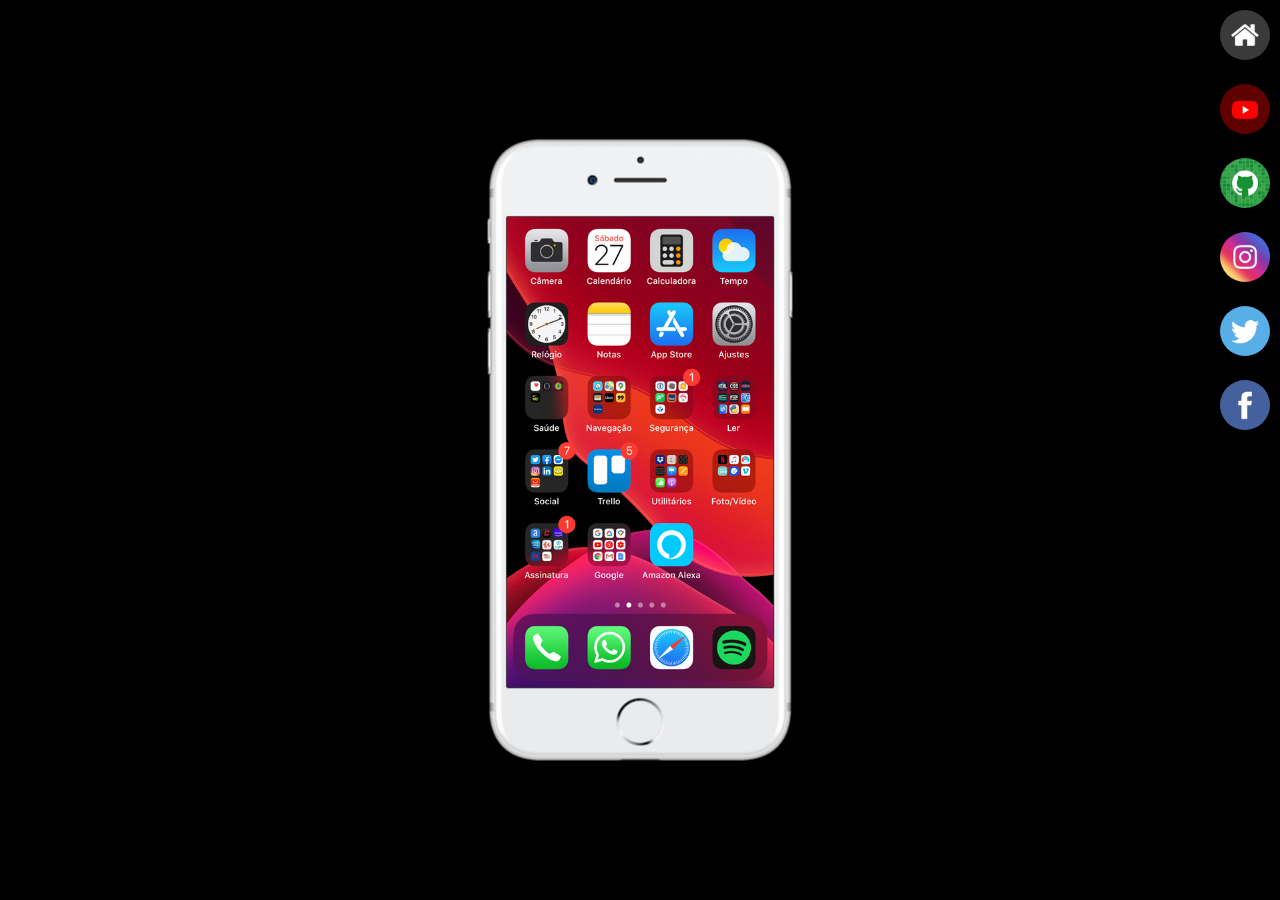
<file: index.html>
<!DOCTYPE html>
<html lang="pt-br">
<head>
    <meta charset="UTF-8">
    <meta http-equiv="X-UA-Compatible" content="IE=edge">
    <meta name="viewport" content="width=device-width, initial-scale=1.0">
    <link rel="shortcut icon" href="favicon.ico" type="image/x-icon">
    <title>Projeto redes sociais</title>
    <link rel="stylesheet" href="estilos/style.css">
</head>
<body>
    <main>
        <section id="telefone">
            <iframe src="home.html" name="tela" id="tela" frameborder="0">
                seu navegador nao é compatível com isso.
            </iframe>
        </section>
        <section id= "redes-sociais">
            <a href="home.html" target="tela"><img src="imagens/logo-home.jpg" alt="logo home"></a> <br>
            <a href="youtube.html" target="tela"><img src="imagens/logo-youtube.jpg" alt="logo home"></a> <br>
            <a href="github.html" target="tela"><img src="imagens/logo-github.jpg" alt="logo home"></a> <br>
            <a href="instagram.html" target="tela"><img src="imagens/logo-instagram.jpg" alt="logo logo-instagram"></a> <br>
            <a href="twitter.html" target="tela"><img src="imagens/logo-twitter.jpg" alt="logo home"></a> <br>
            <a href="facebook.html" target="tela"><img src="imagens/logo-facebook.jpg" alt="logo home"></a>
        </section>
    </main>
</body>
</html>
</file>
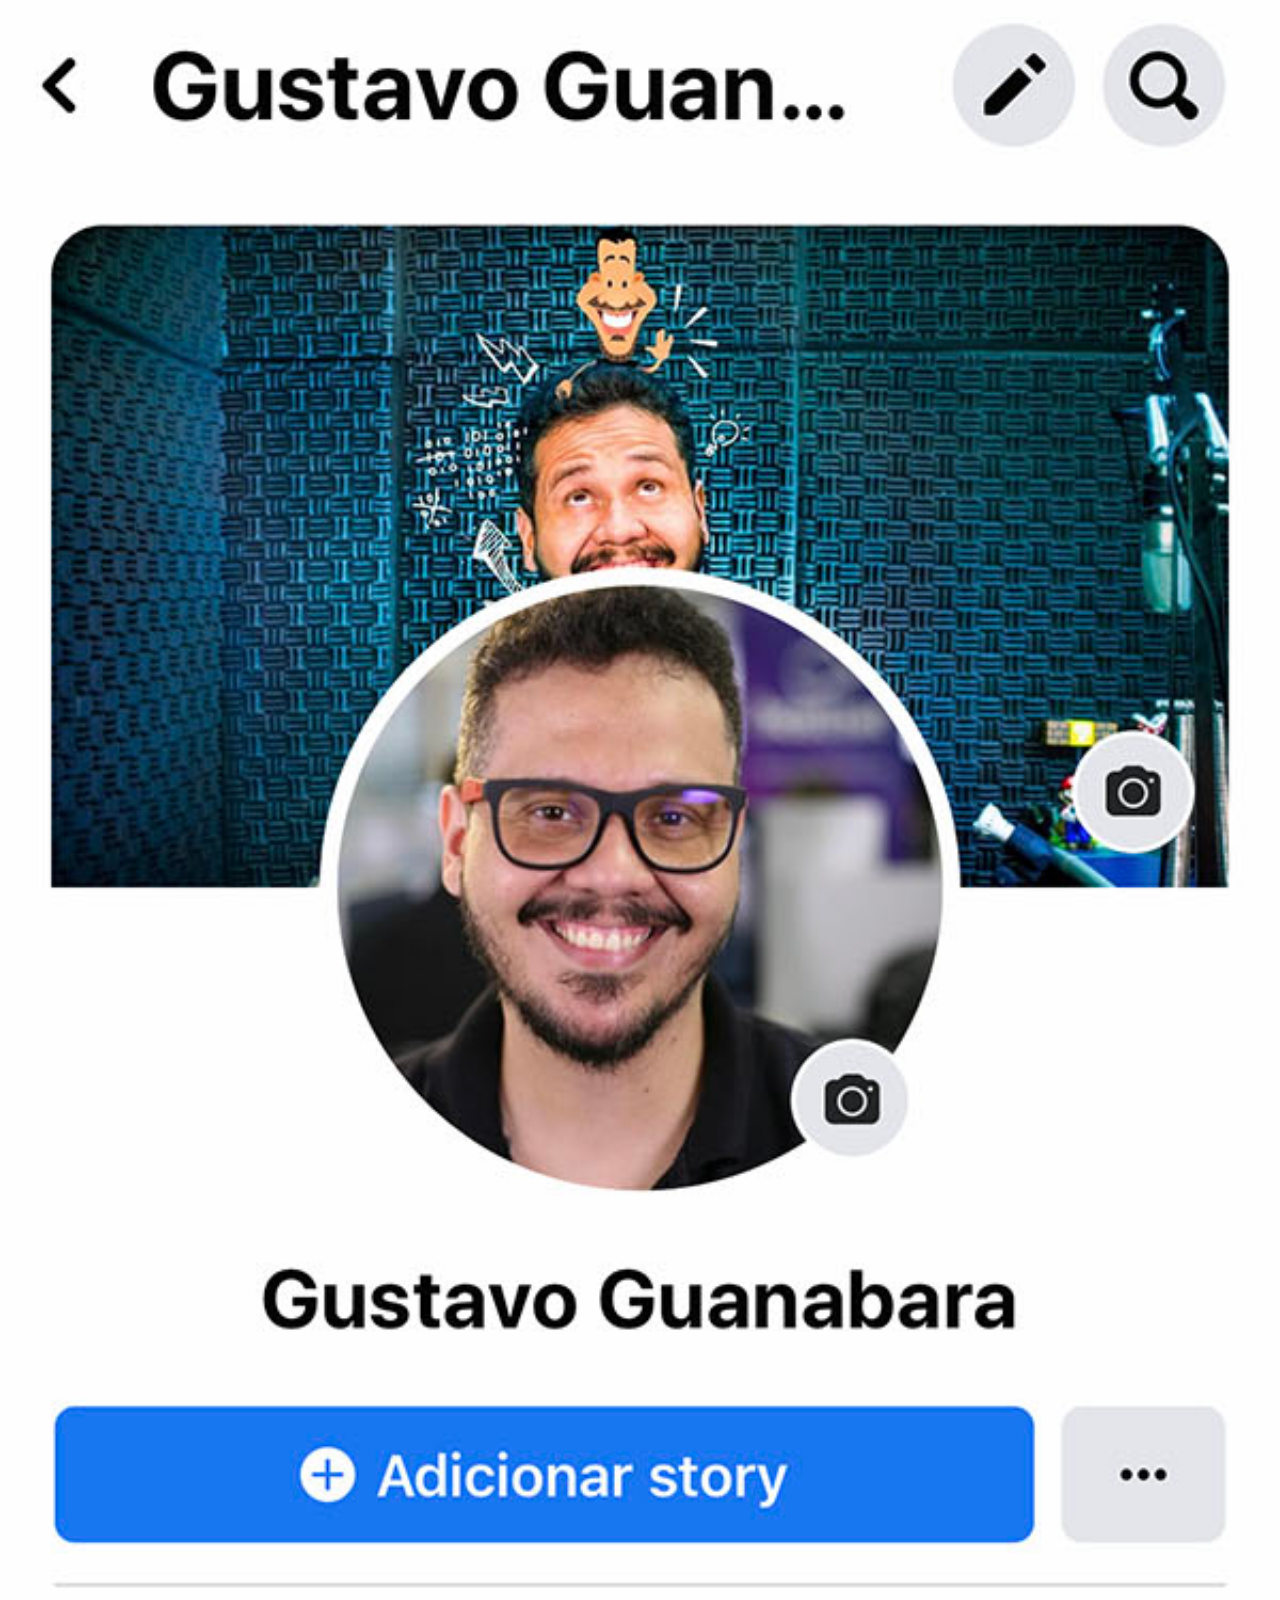
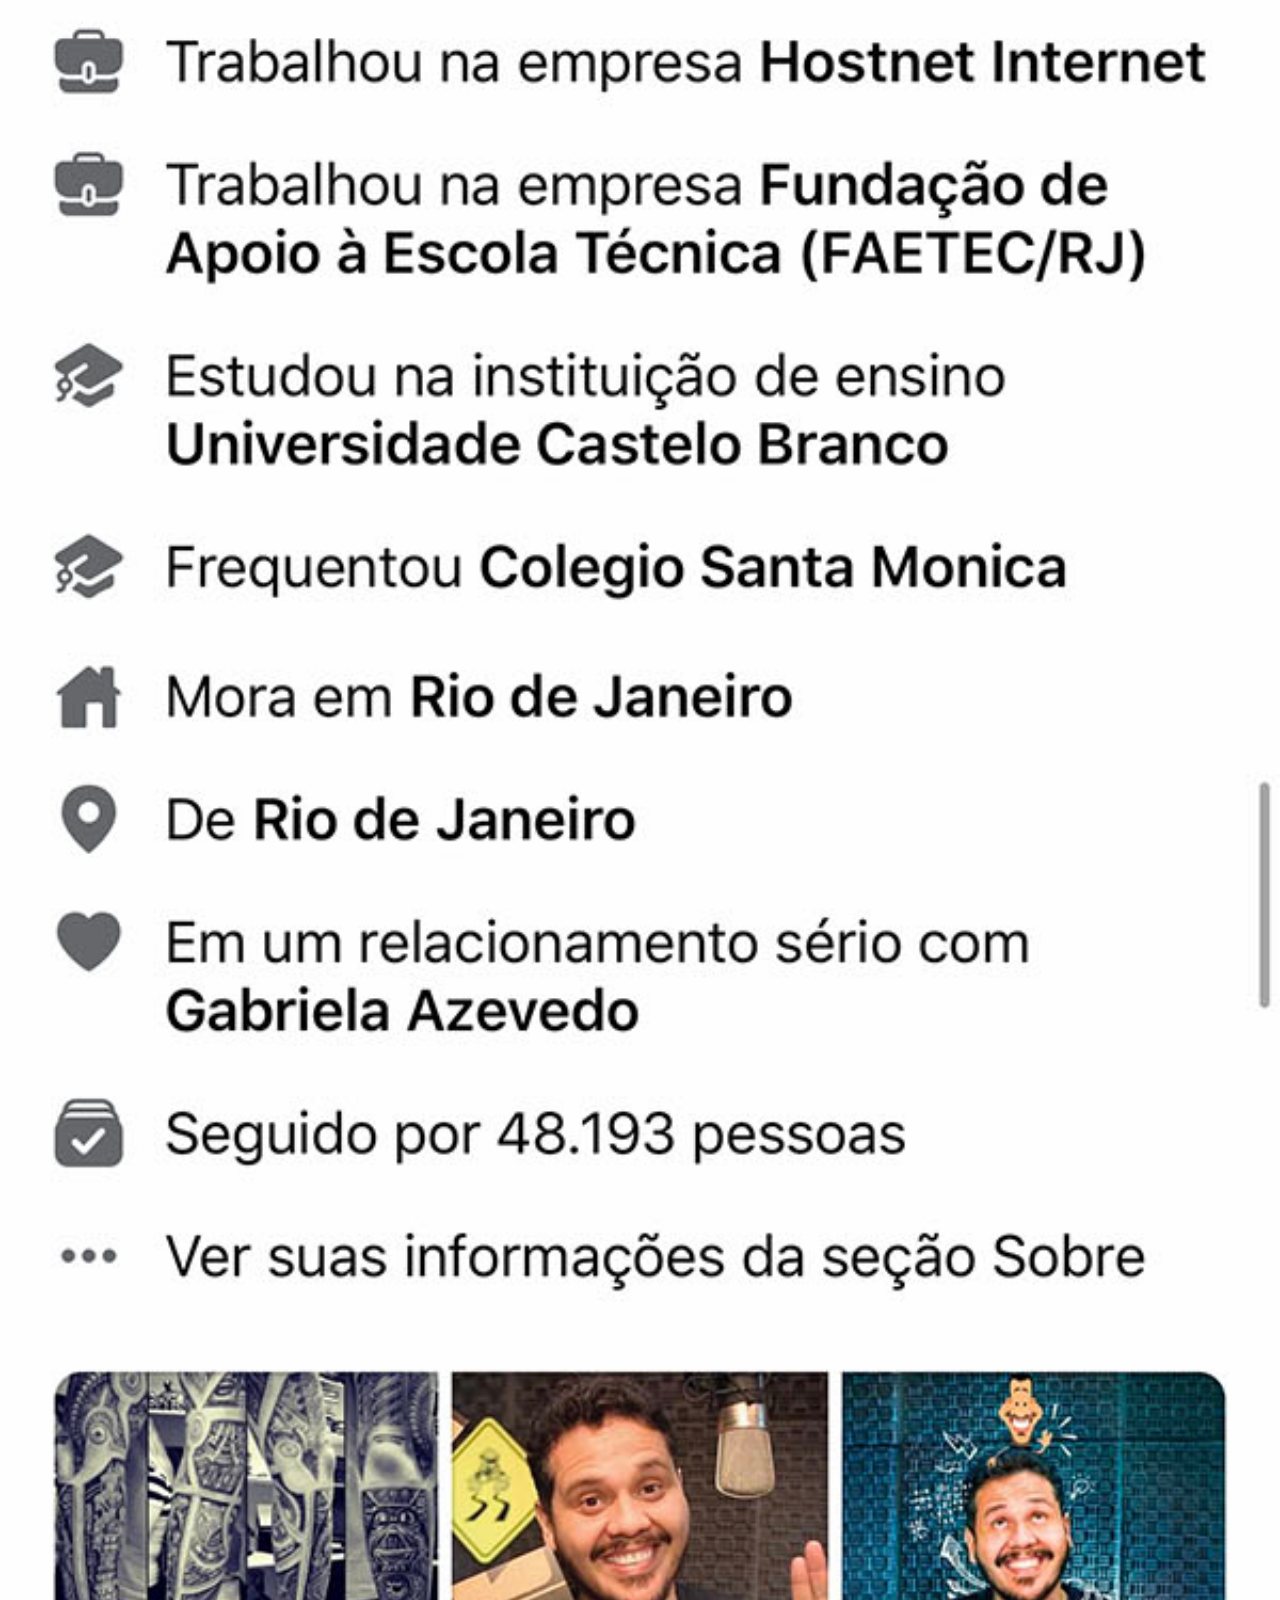
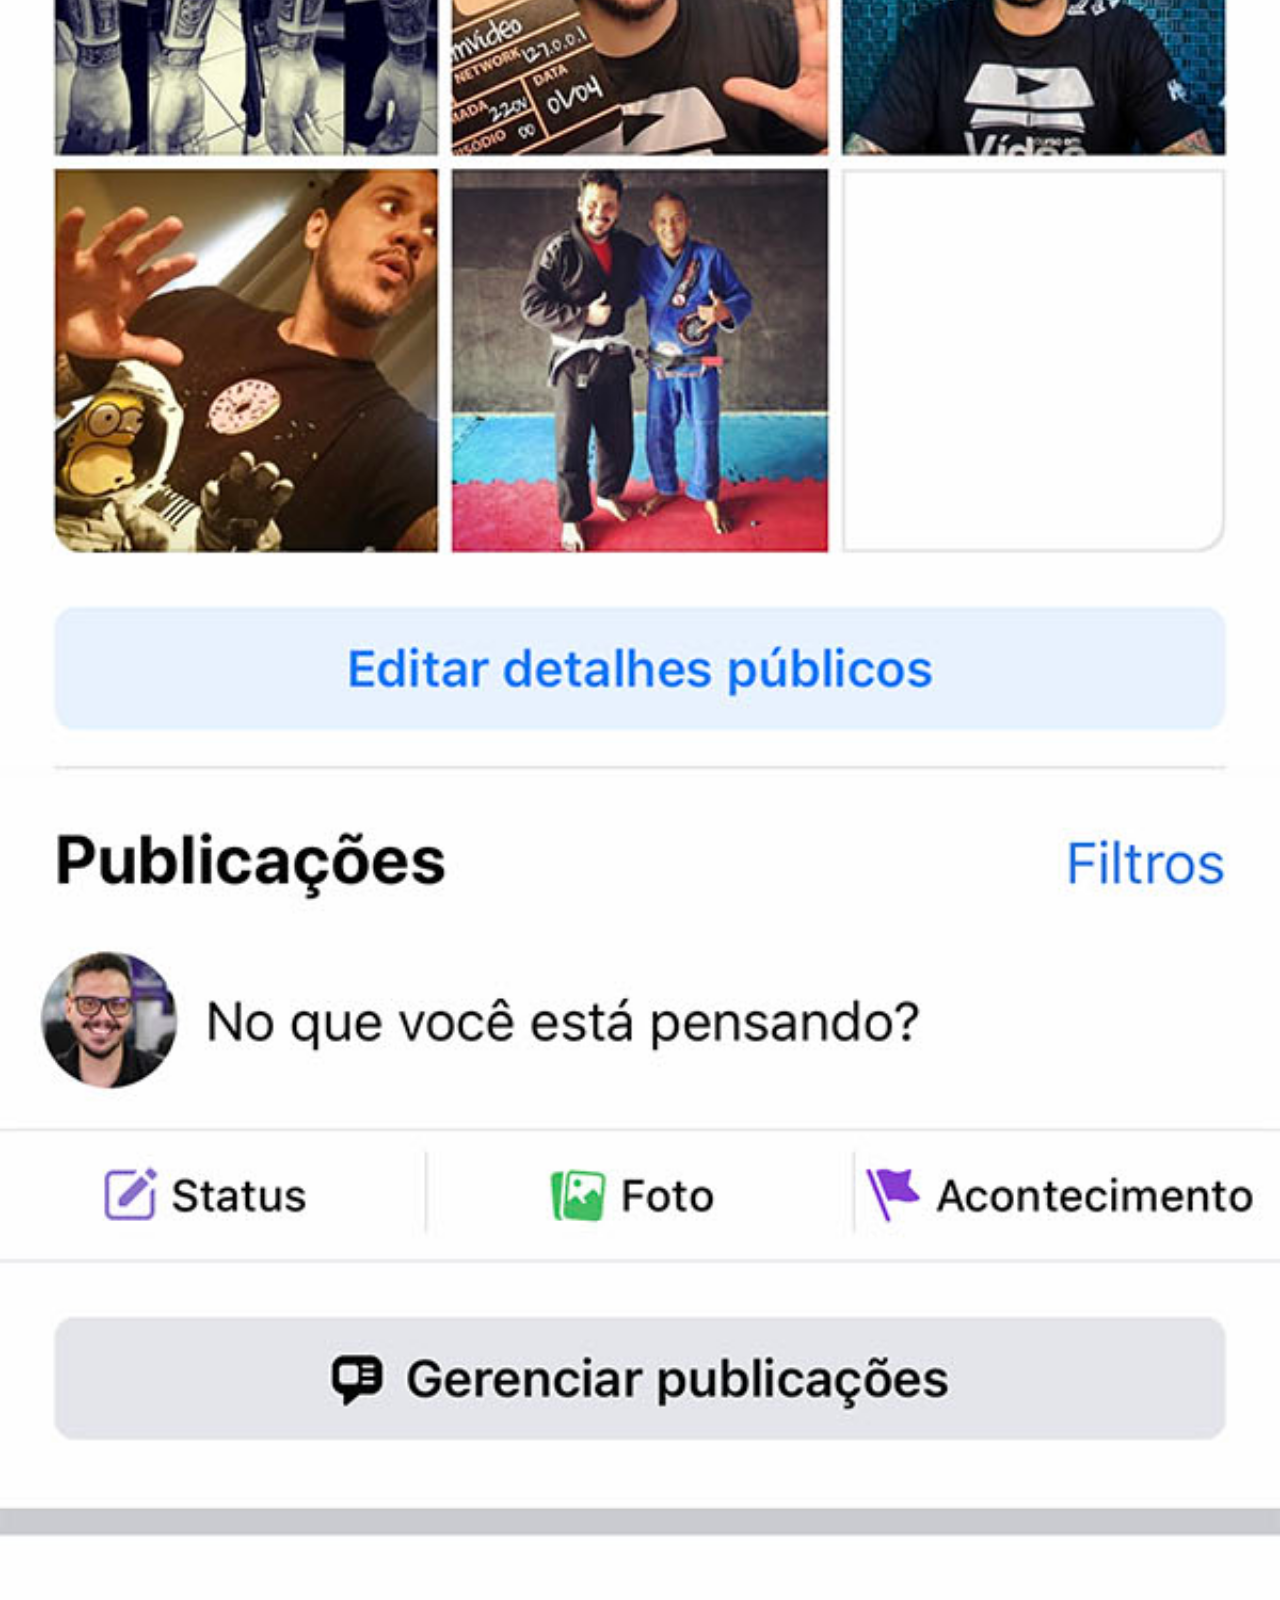
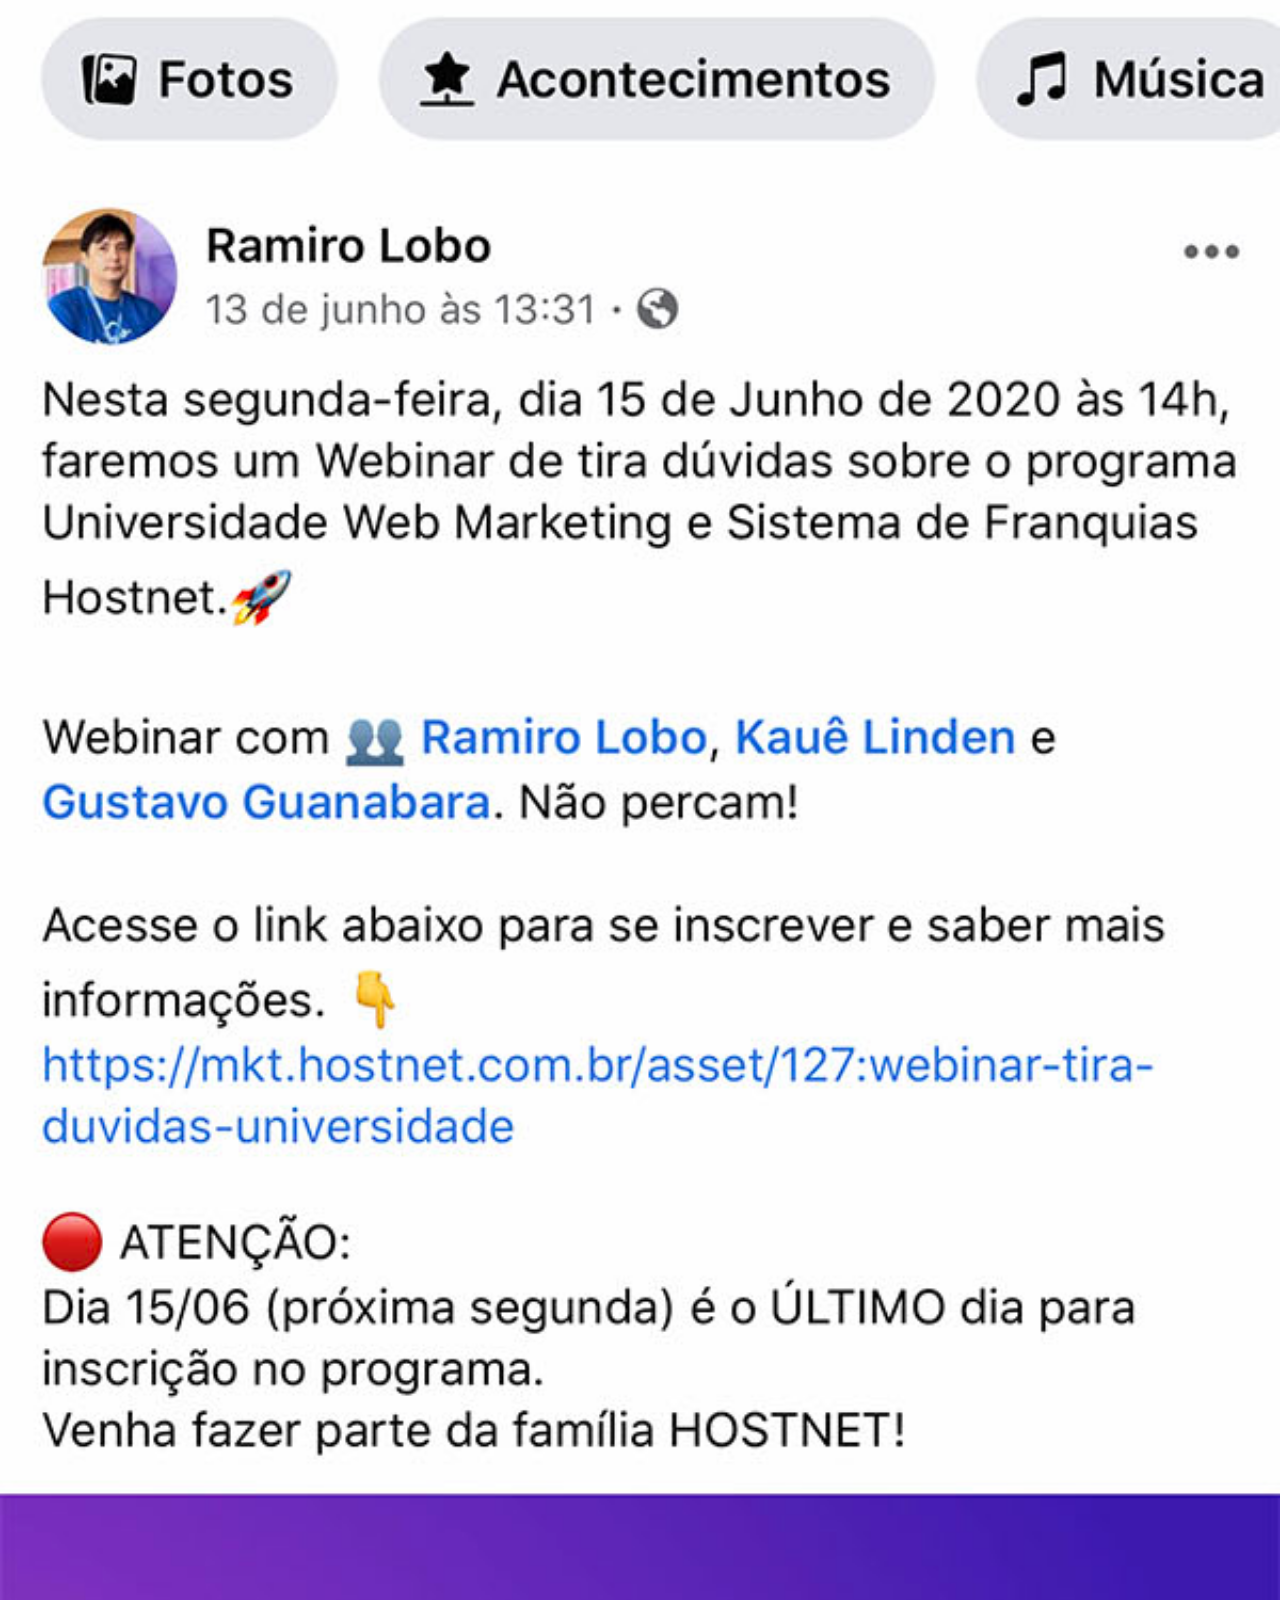
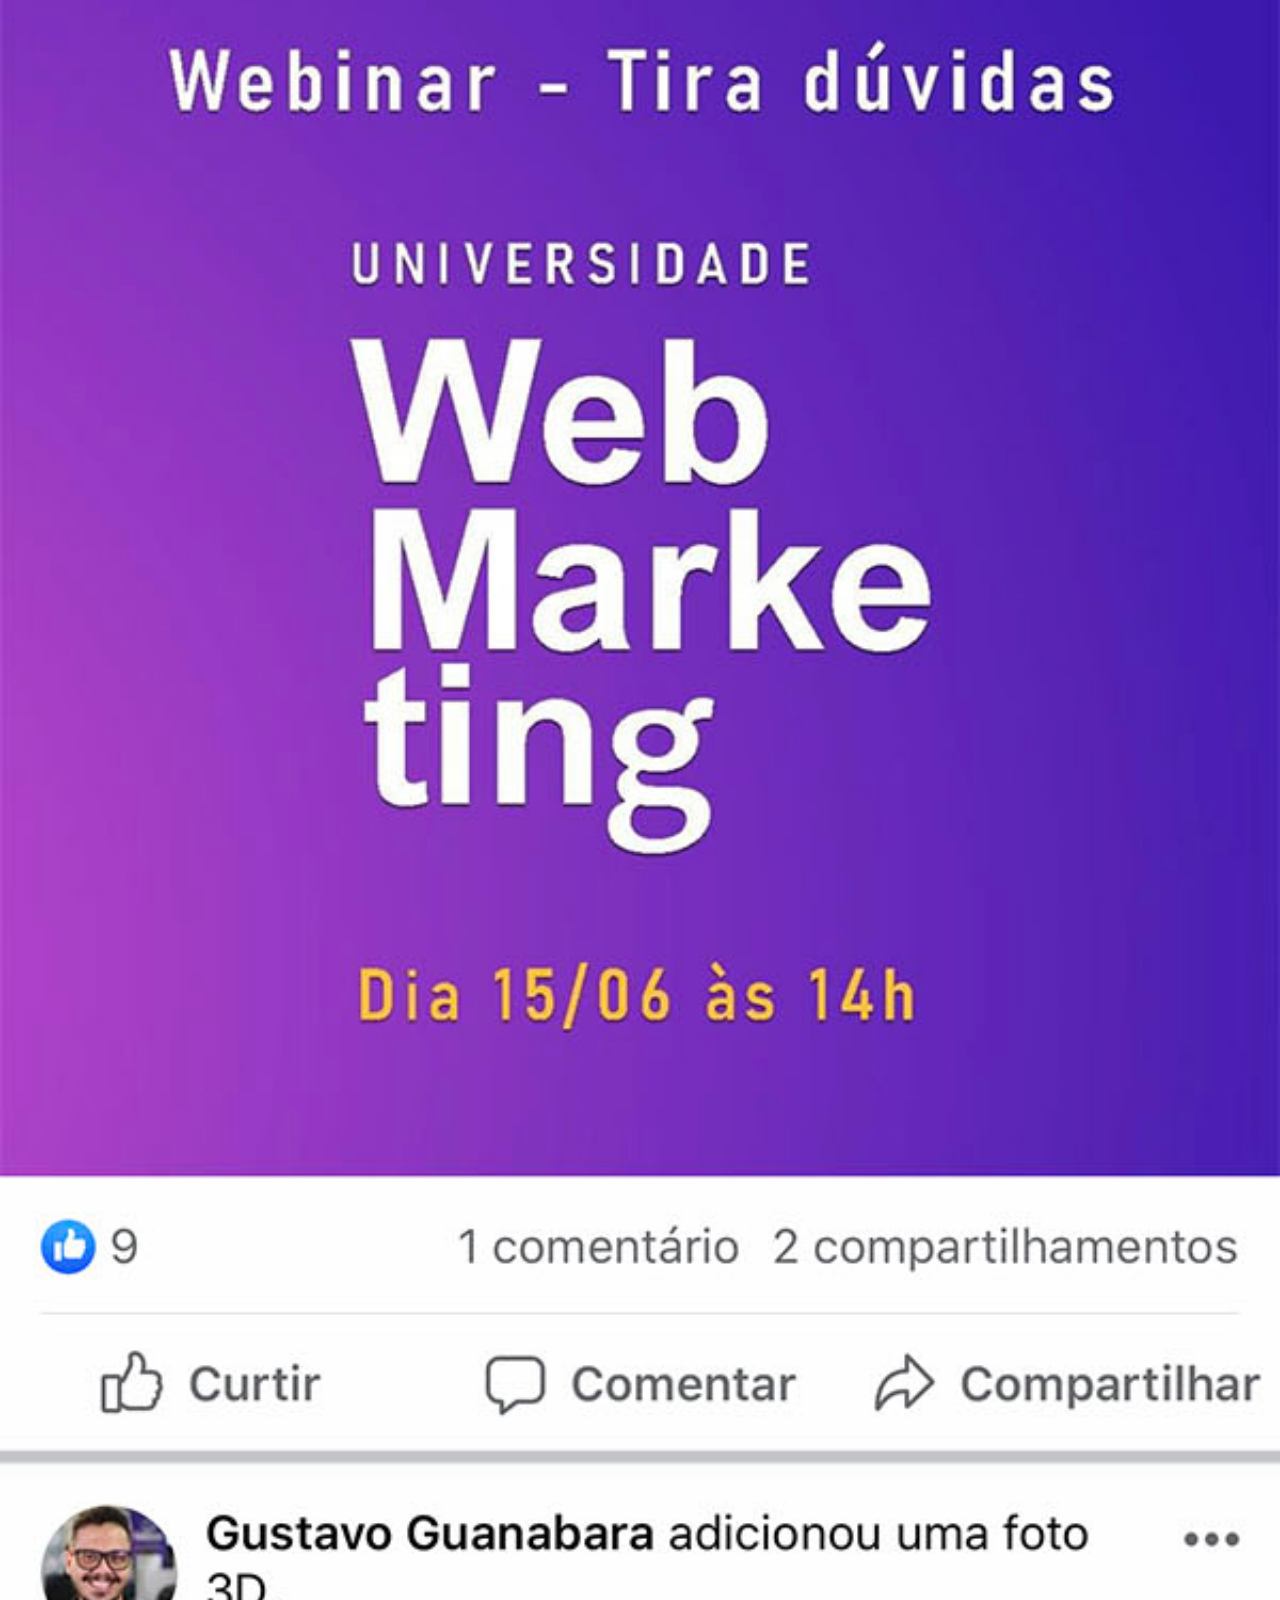
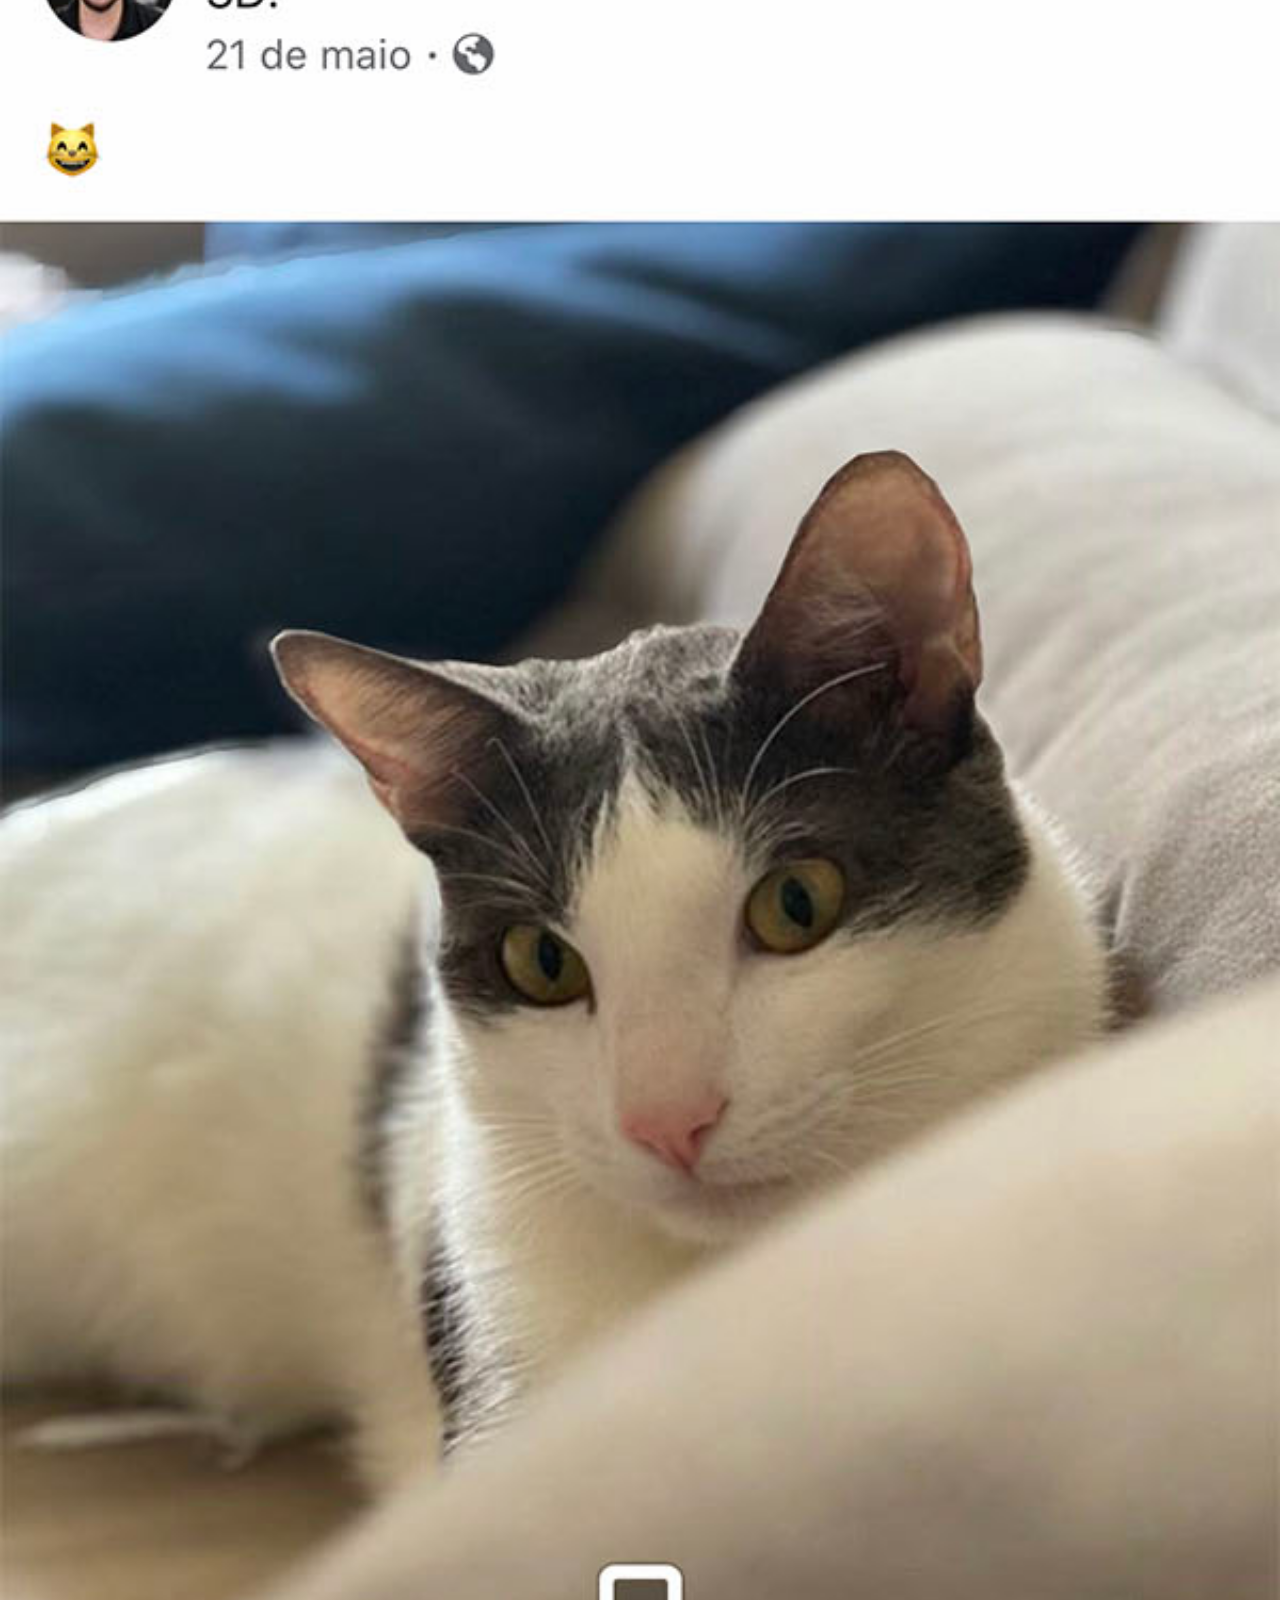
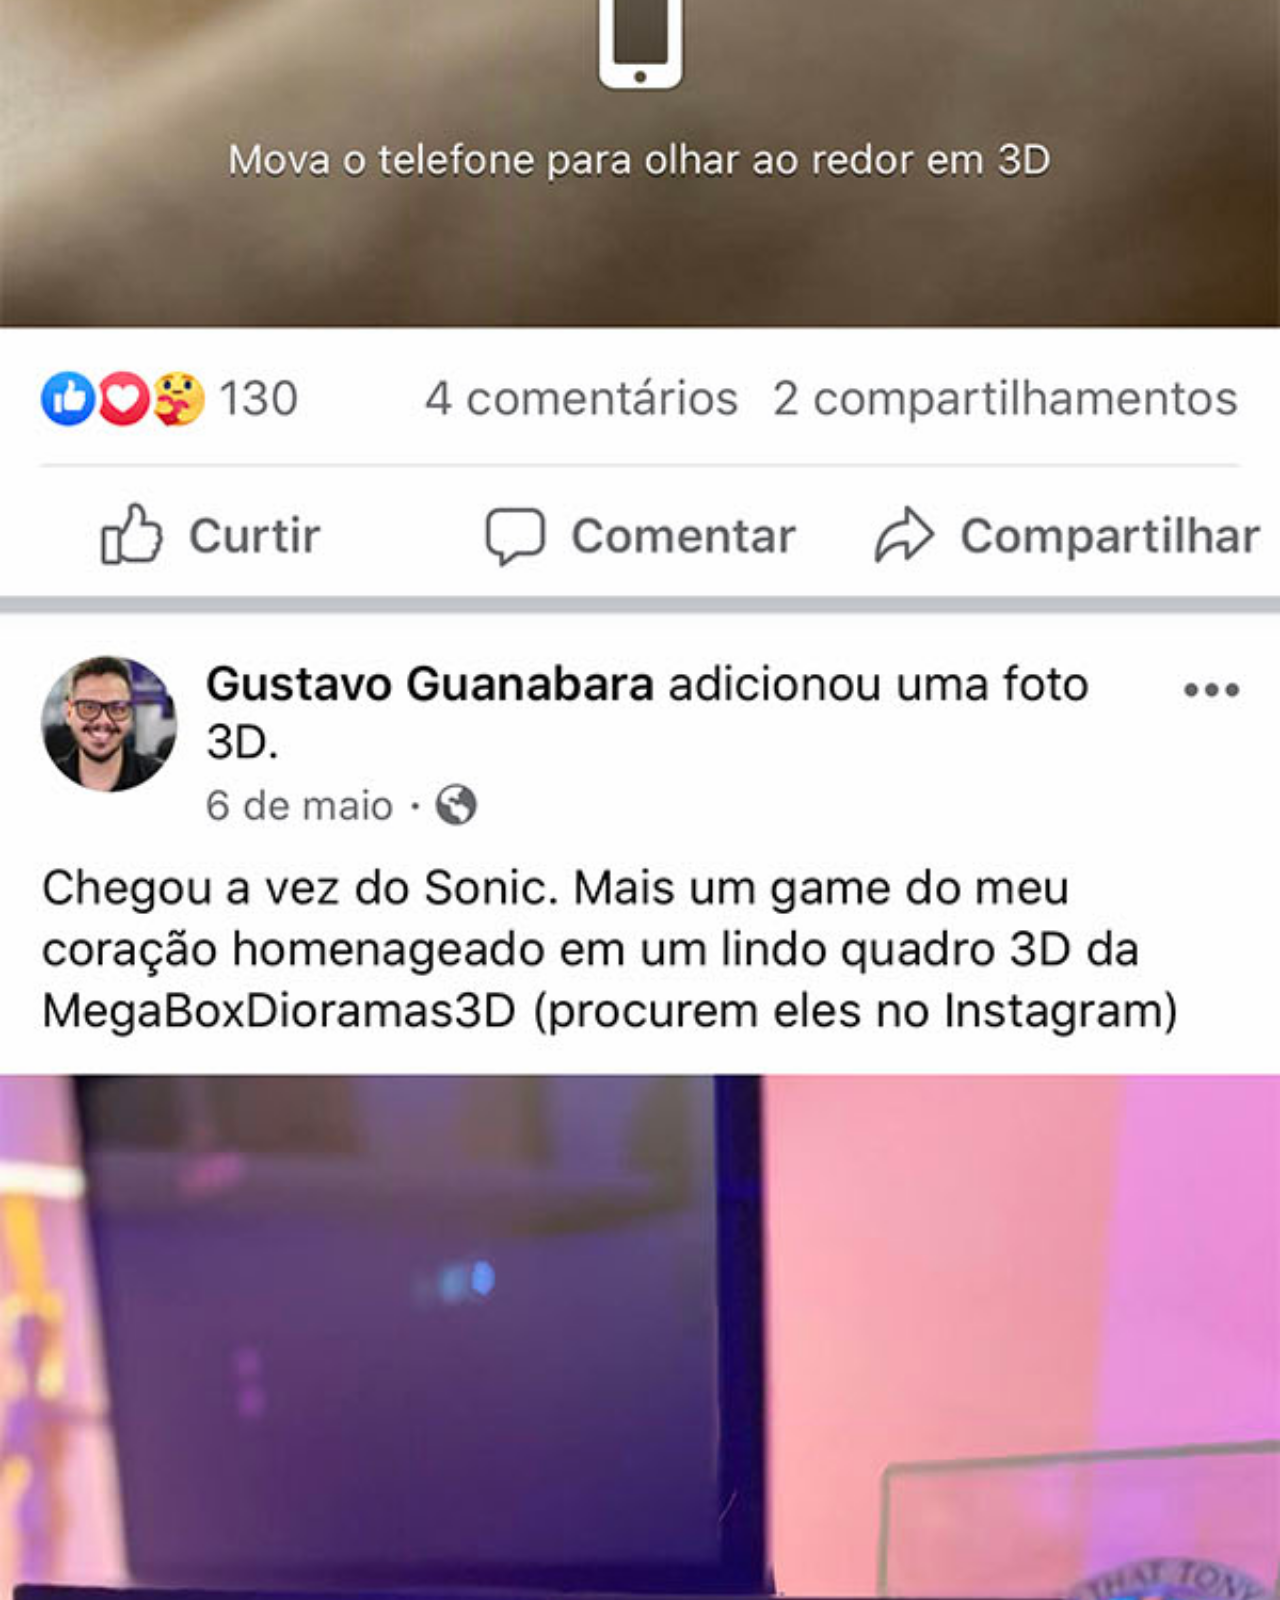
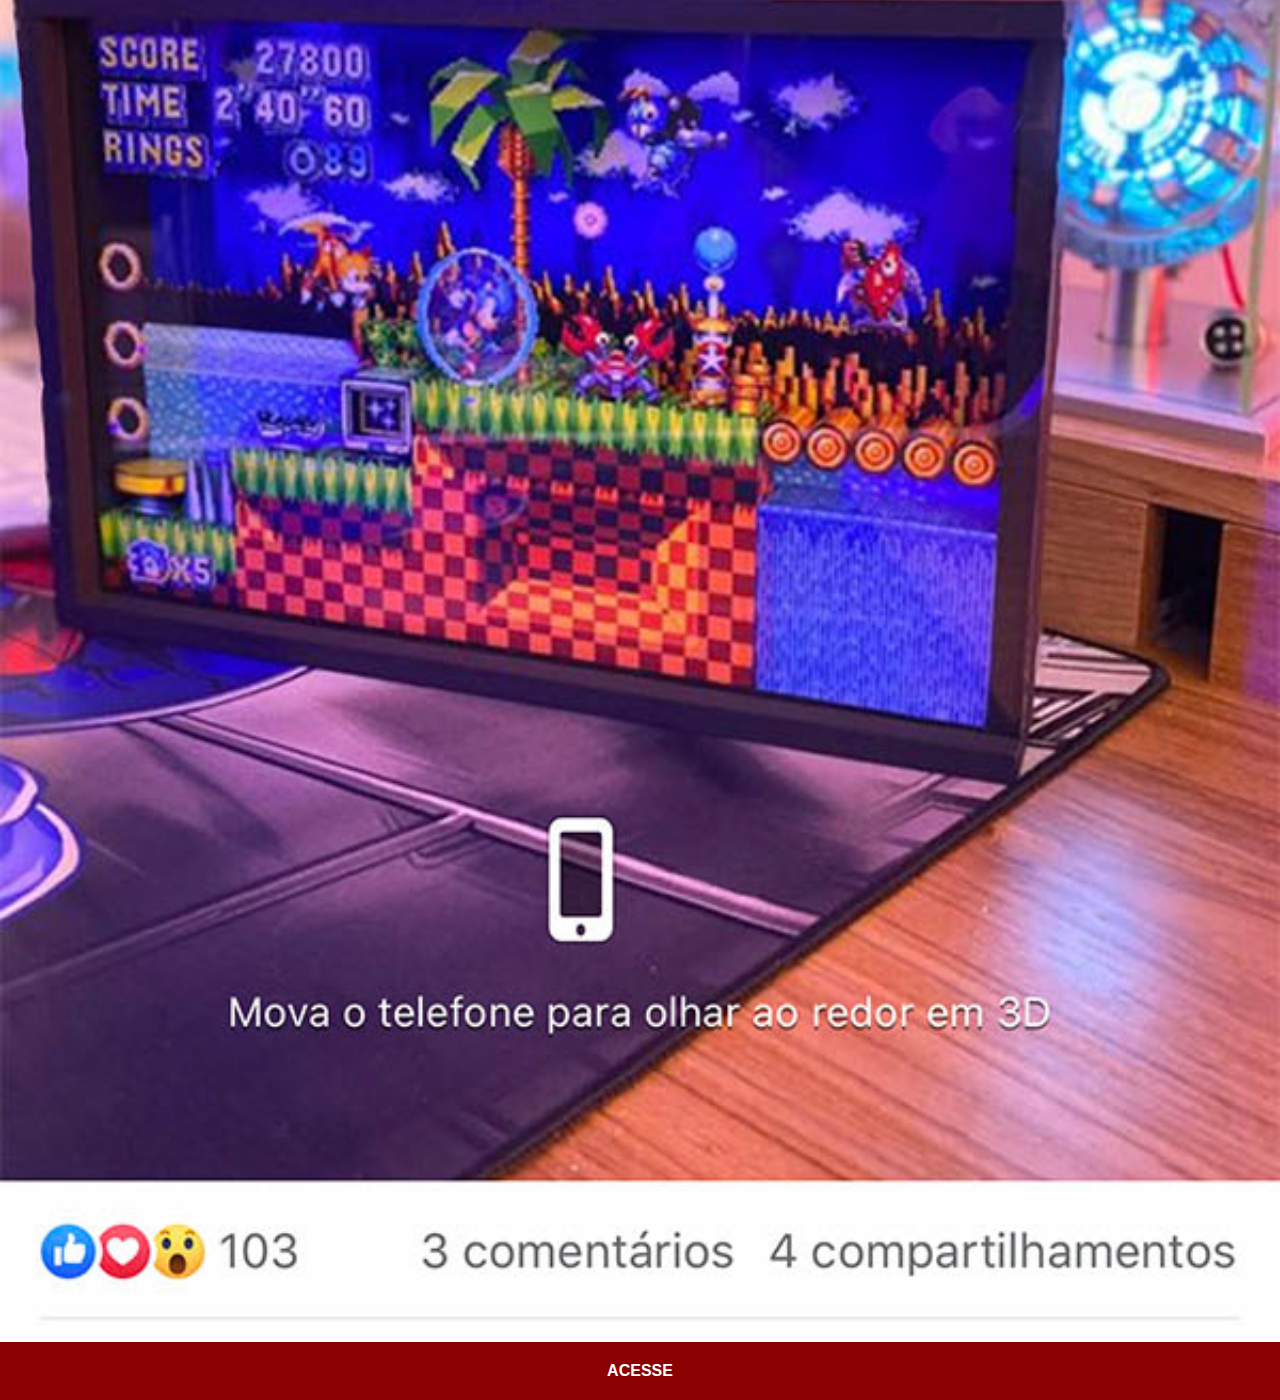
<file: facebook.html>
<!DOCTYPE html>
<html lang="pt-br">
<head>
    <meta charset="UTF-8">
    <meta http-equiv="X-UA-Compatible" content="IE=edge">
    <meta name="viewport" content="width=device-width, initial-scale=1.0">
    <title>Document</title>
    <link rel="stylesheet" href="estilos/social.css">
</head>
<body>
    <img src="imagens/tela-facebook.jpg" alt="facebook">
    <a href="https://www.facebook.com/kdjdkcididjvjdjdjfjjv" target="_blank">ACESSE</a>
</body>
</html>
</file>
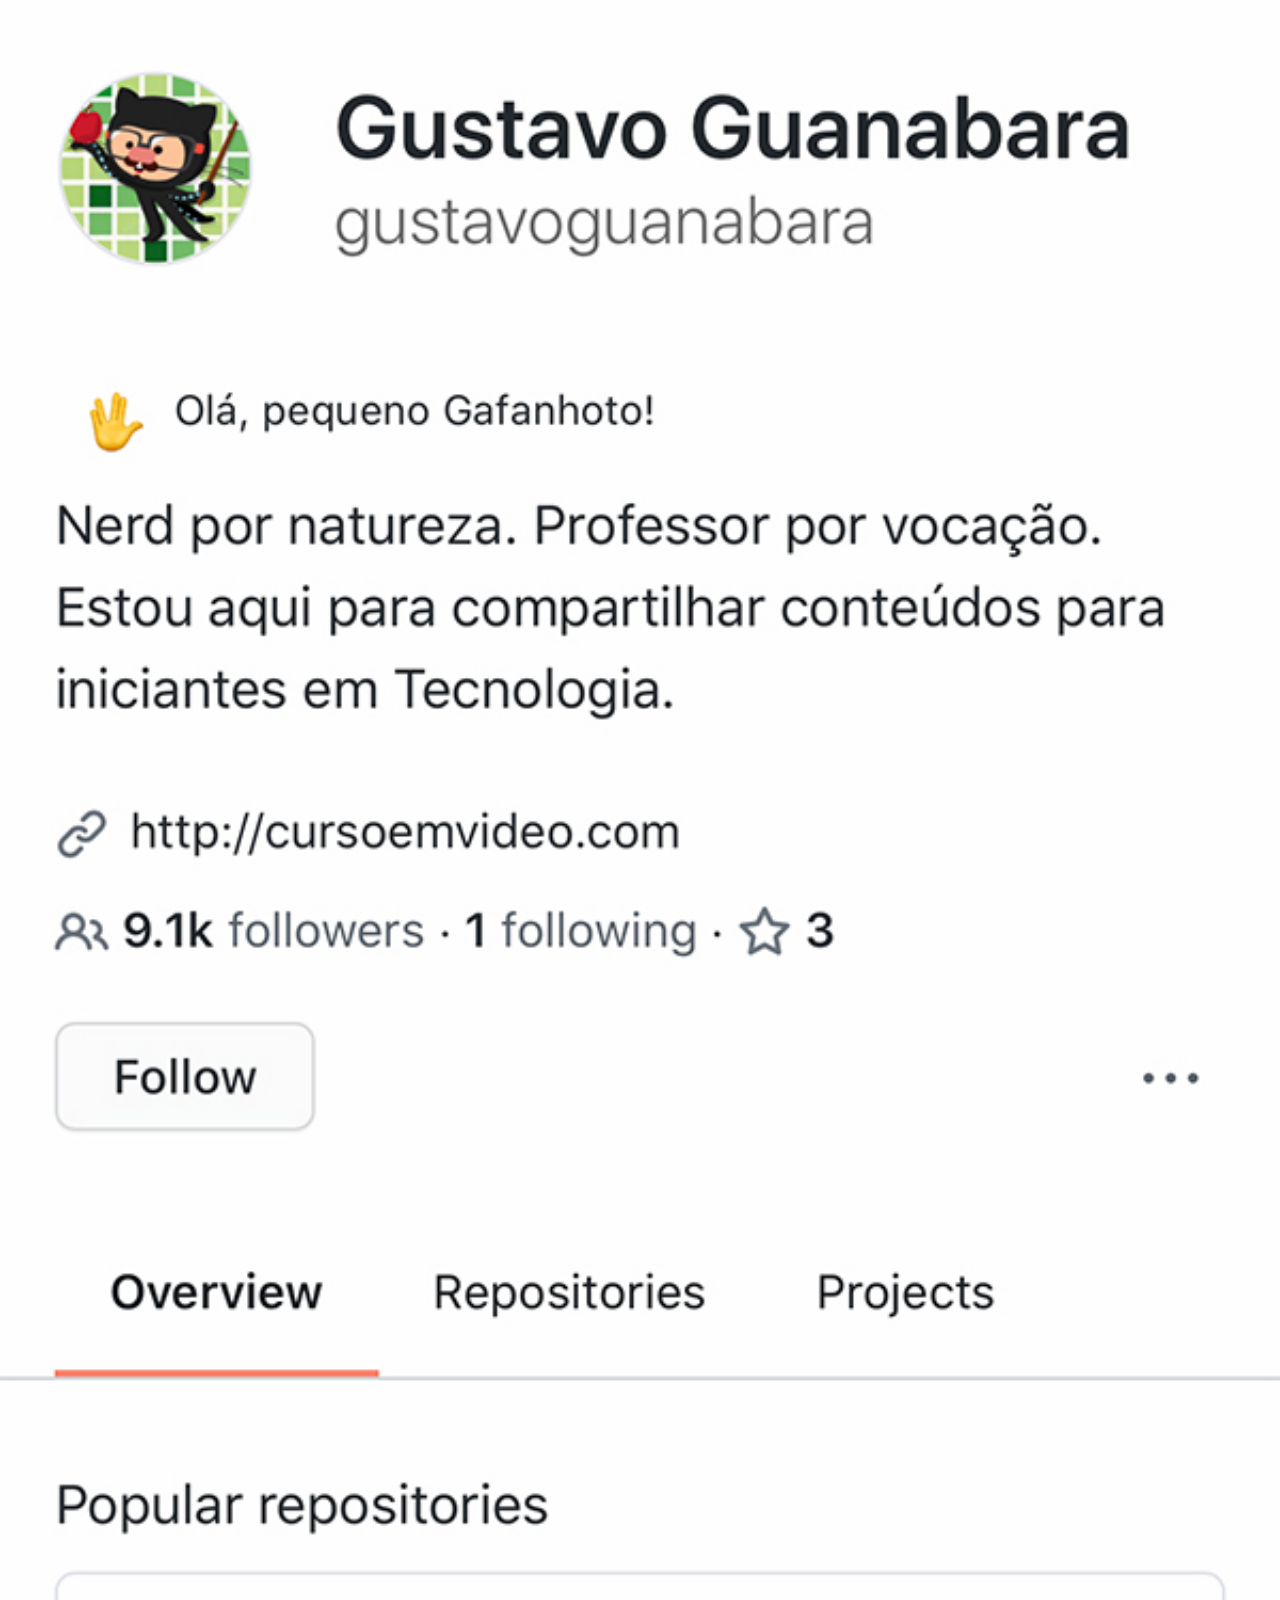
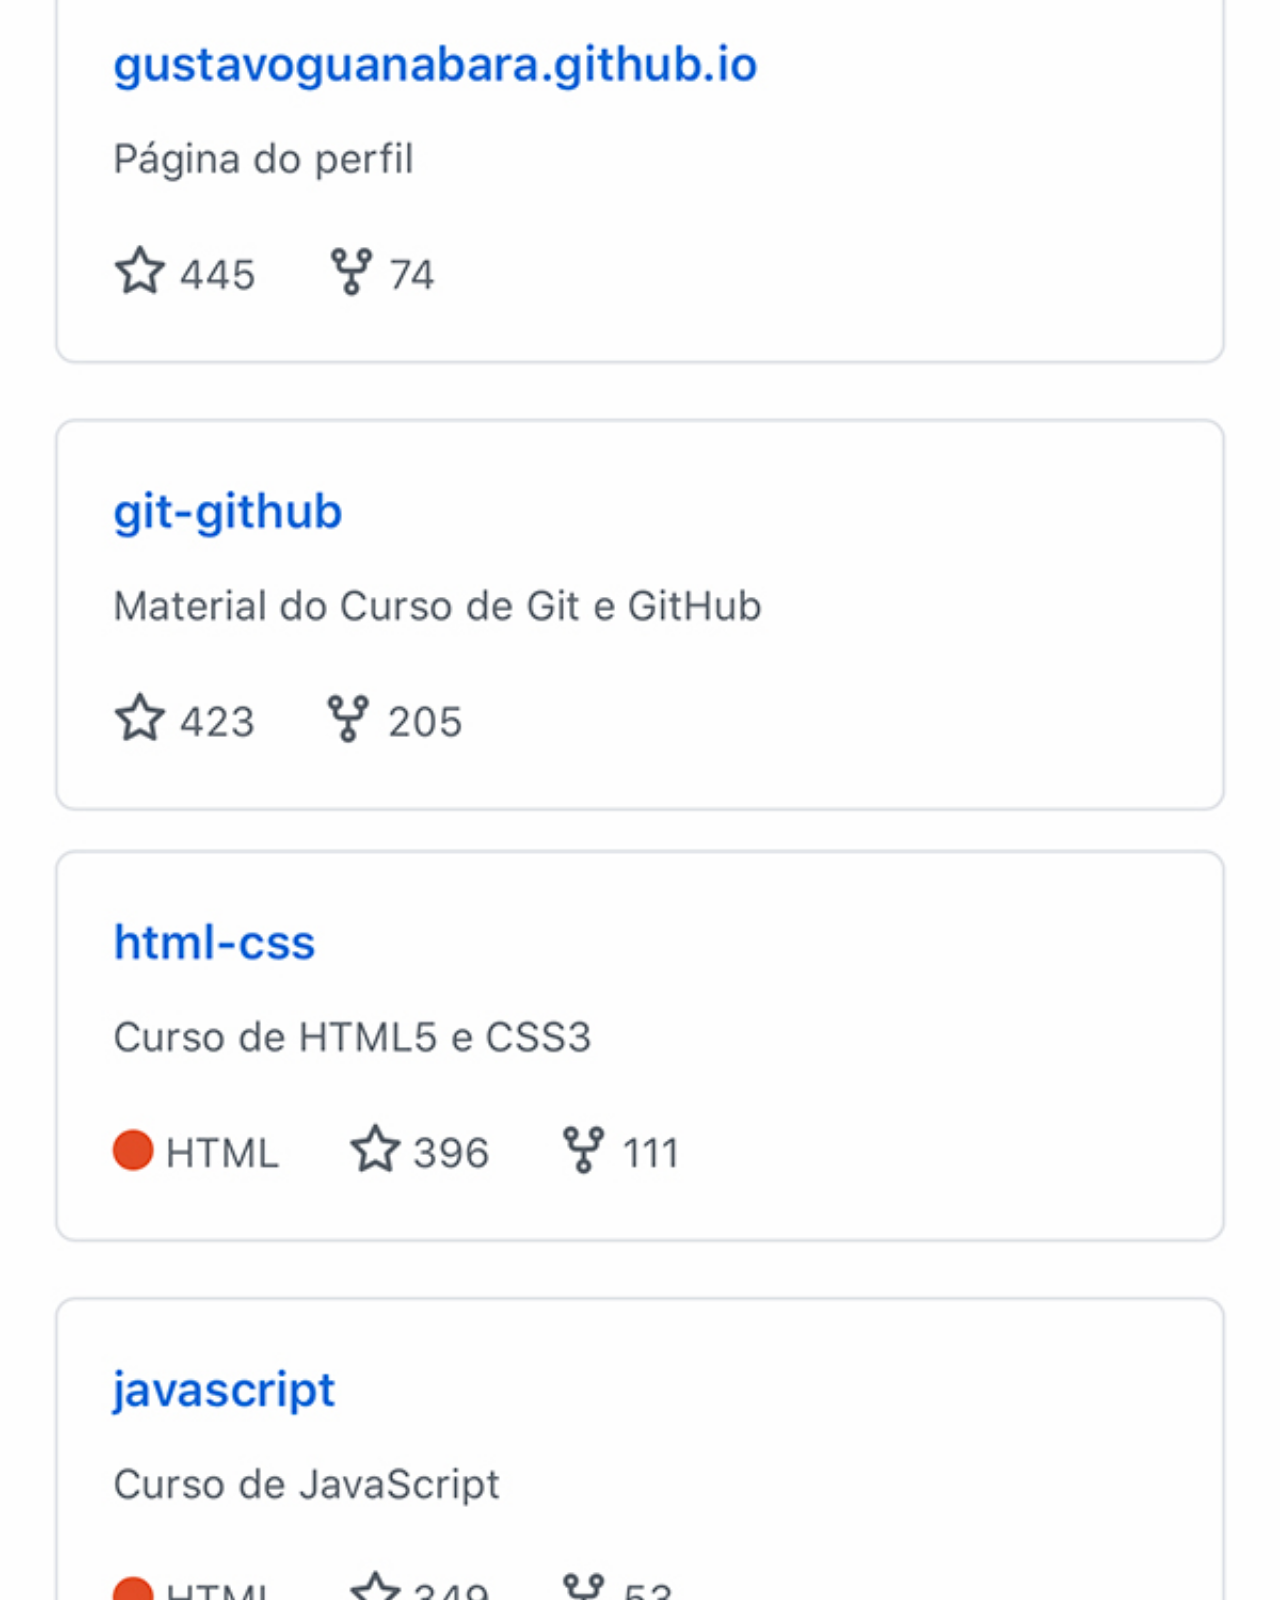
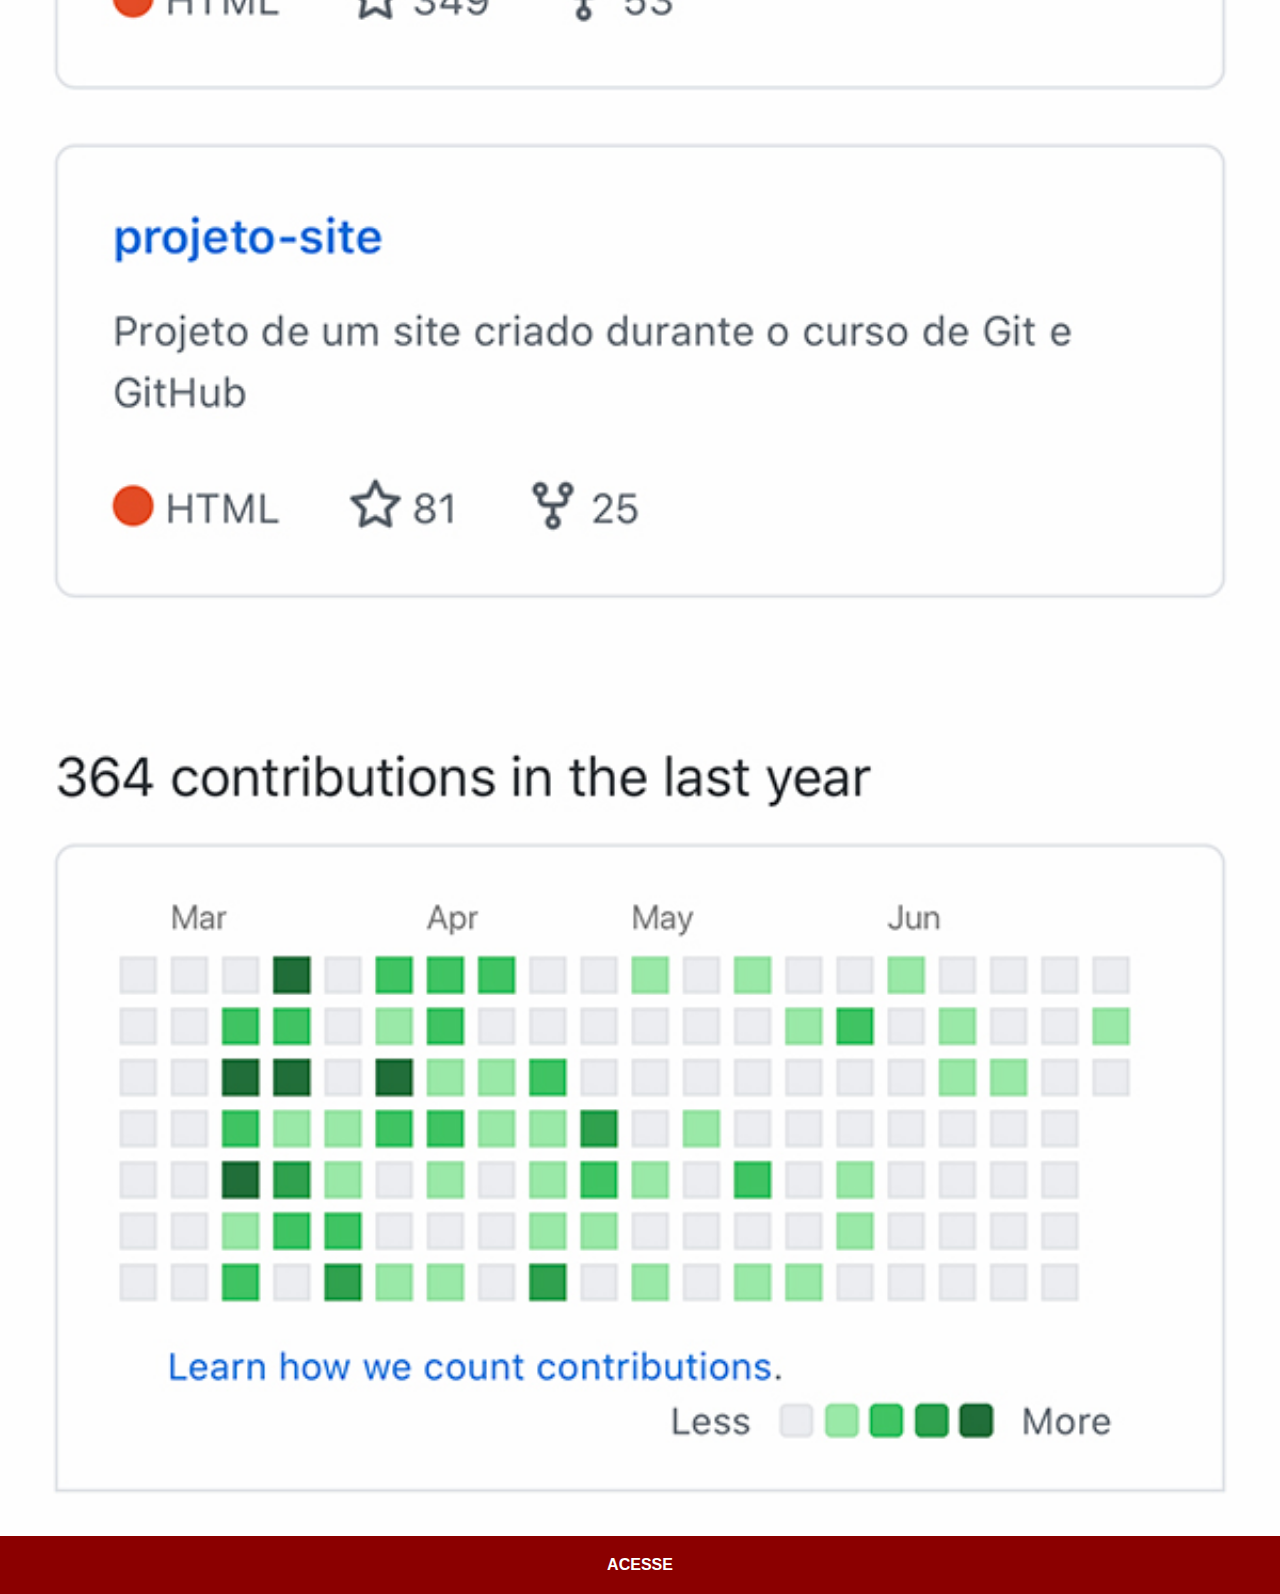
<file: github.html>
<!DOCTYPE html>
<html lang="pt-br">
<head>
    <meta charset="UTF-8">
    <meta http-equiv="X-UA-Compatible" content="IE=edge">
    <meta name="viewport" content="width=device-width, initial-scale=1.0">
    <title>Document</title>
    <link rel="stylesheet" href="estilos/social.css">
</head>
<body>
    <img src="imagens/tela-github.jpg" alt="youtube">
    <a href="https://github.com/raffafferreira" target="_blank">ACESSE</a>
</body>
</html>
</file>
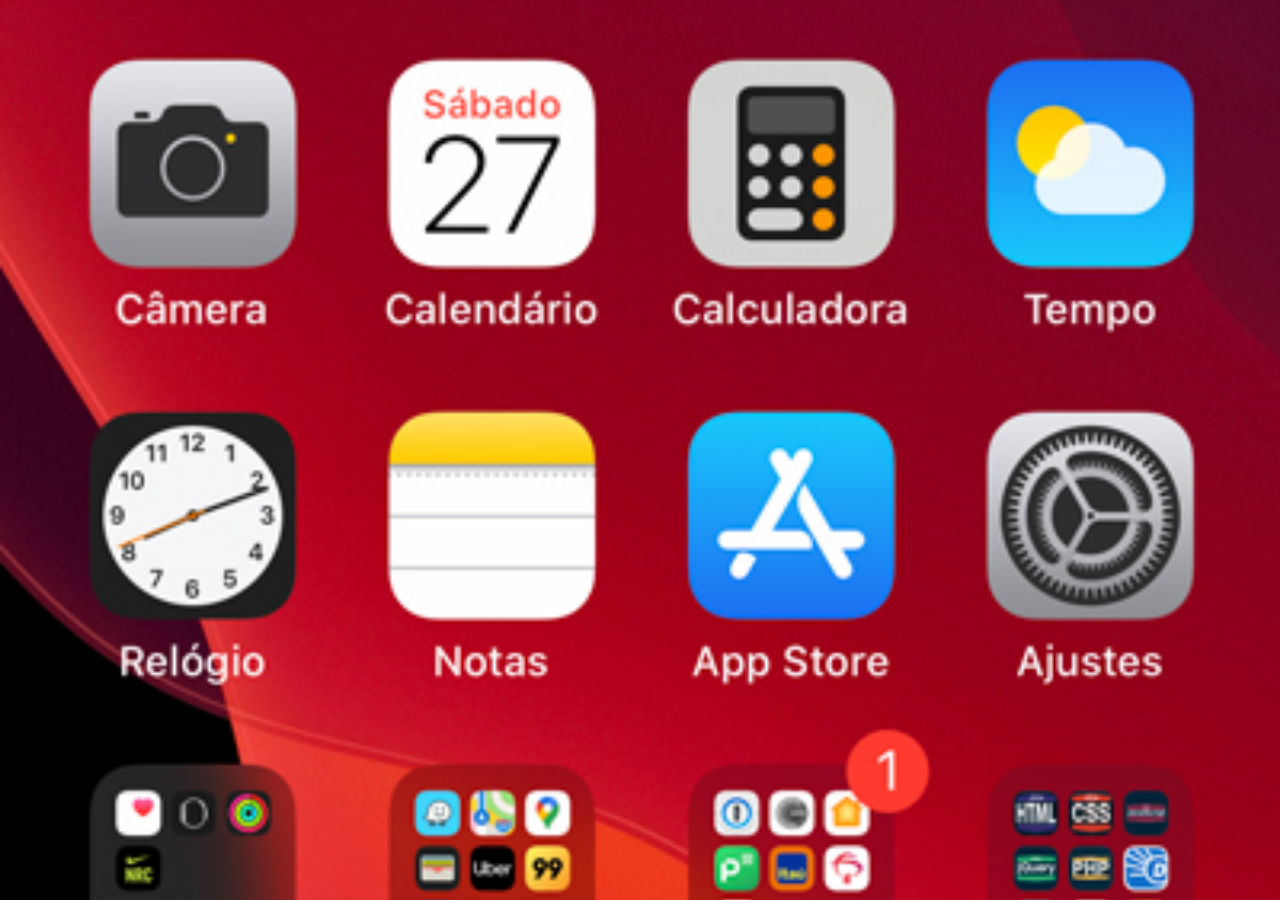
<file: home.html>
<!DOCTYPE html>
<html lang="pt-br">
<head>
    <meta charset="UTF-8">
    <meta http-equiv="X-UA-Compatible" content="IE=edge">
    <meta name="viewport" content="width=device-width, initial-scale=1.0">
    <title>Home</title>
    <style>
        *{
            margin: 0;
            padding: 0;
        }

        body{
            width: 100vw;
            height: 100vh;
            background-color: black;
            background-image: url(imagens/tela-home.jpg);
            background-repeat: no-repeat;
            background-position: top center;
            background-size: cover;
        }
    </style>
</head>
<body>
    
</body>
</html>
</file>
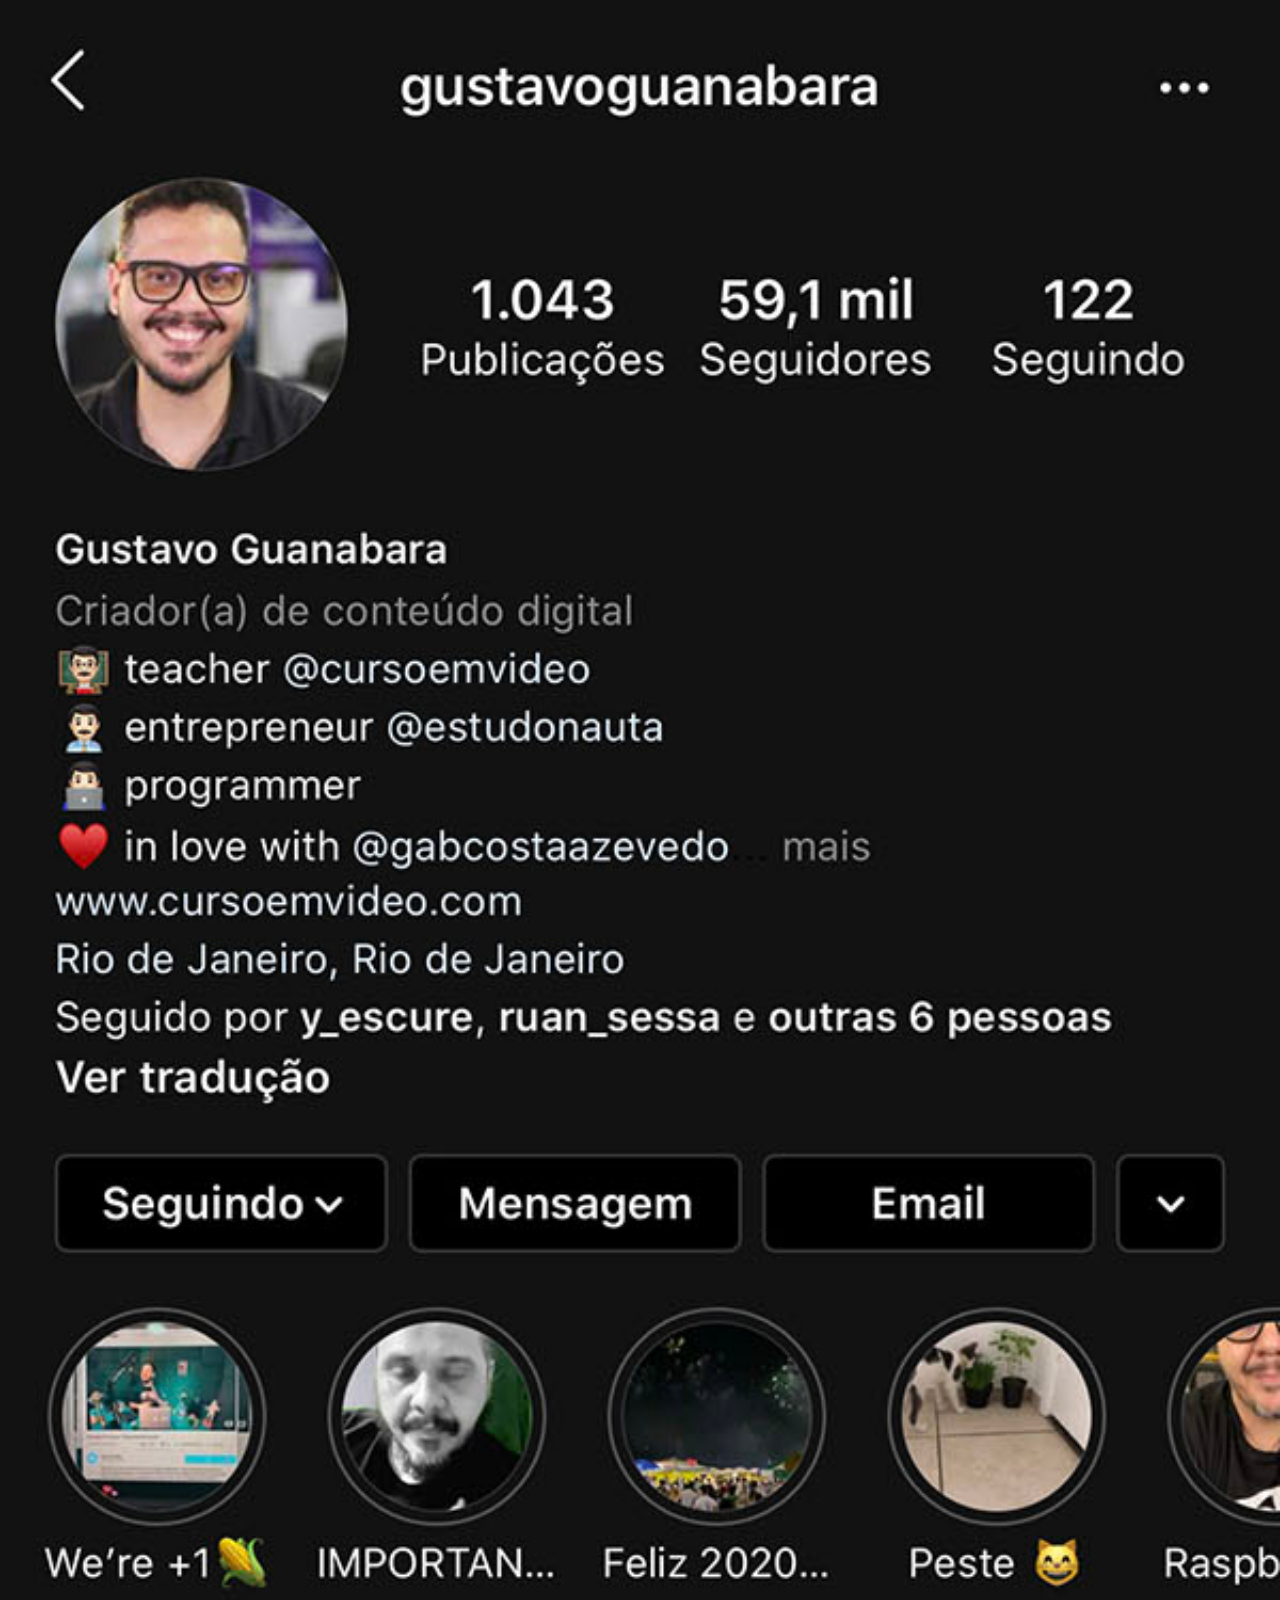
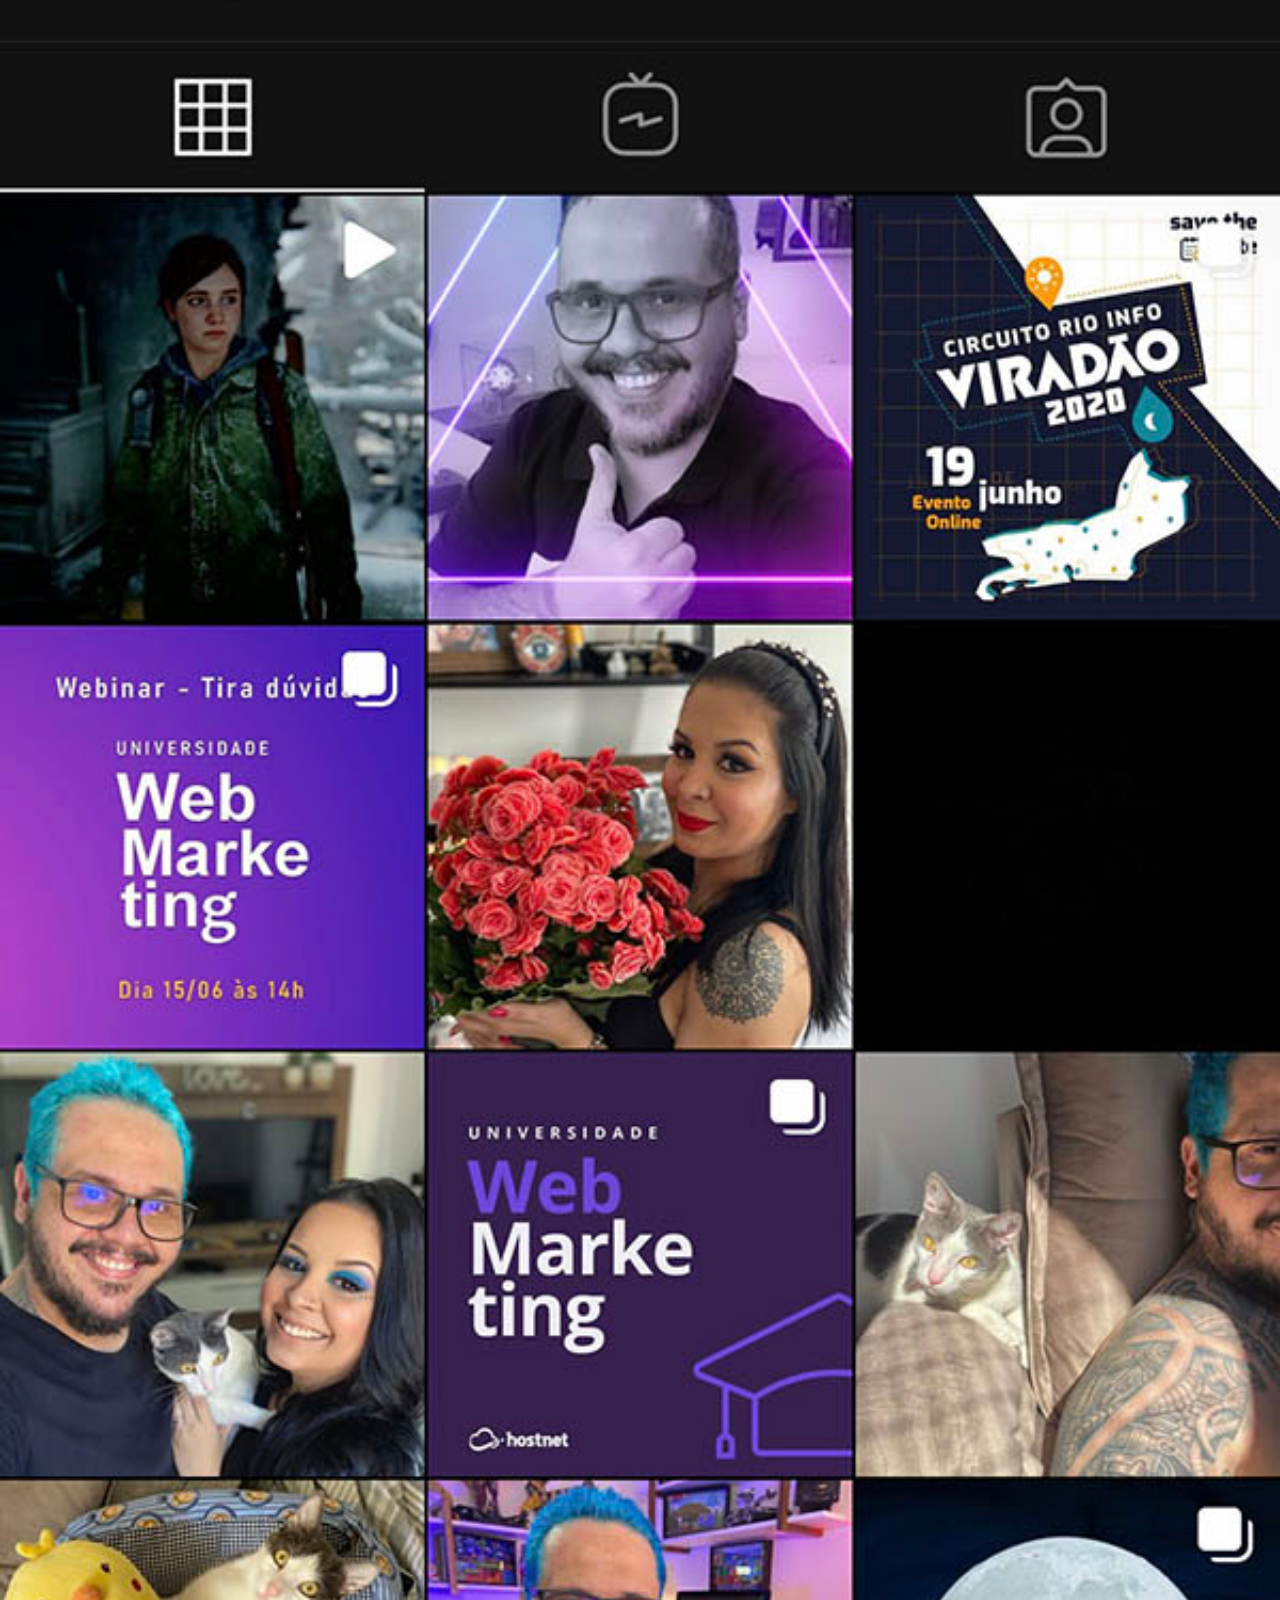
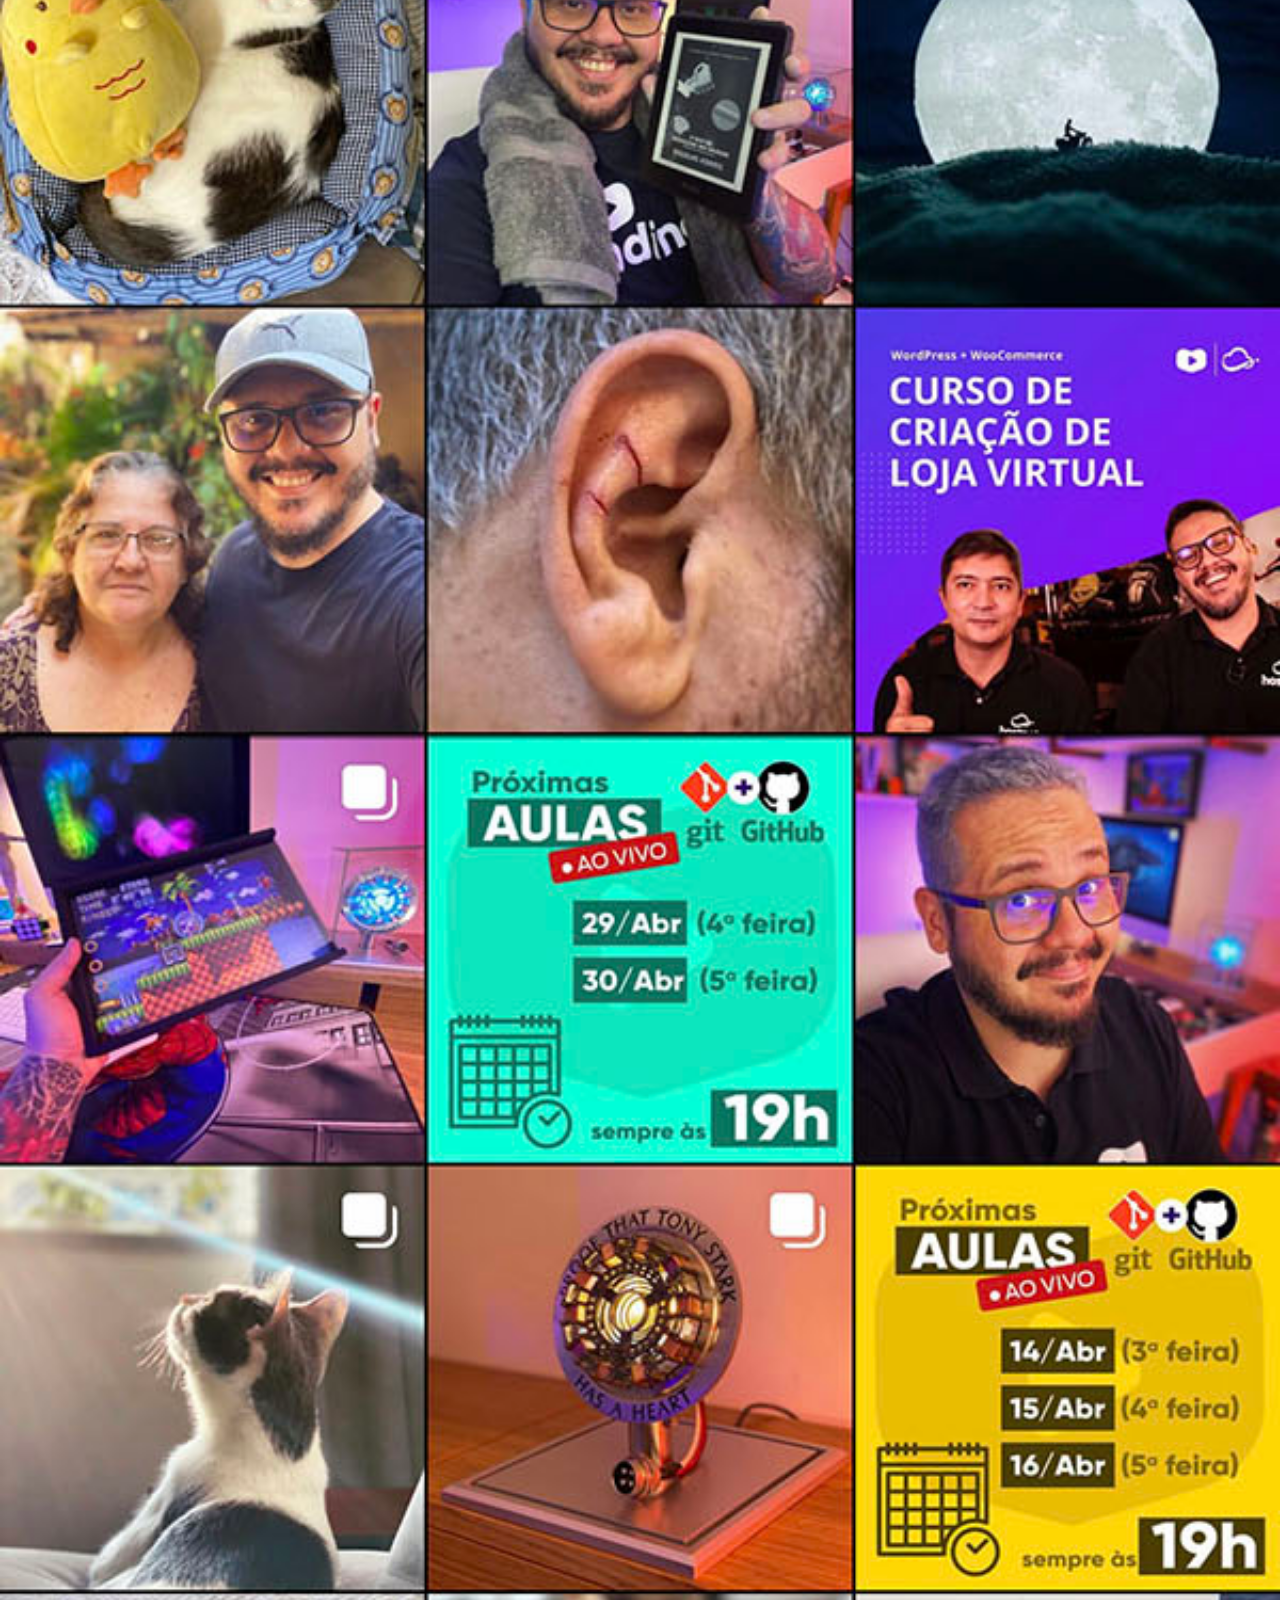
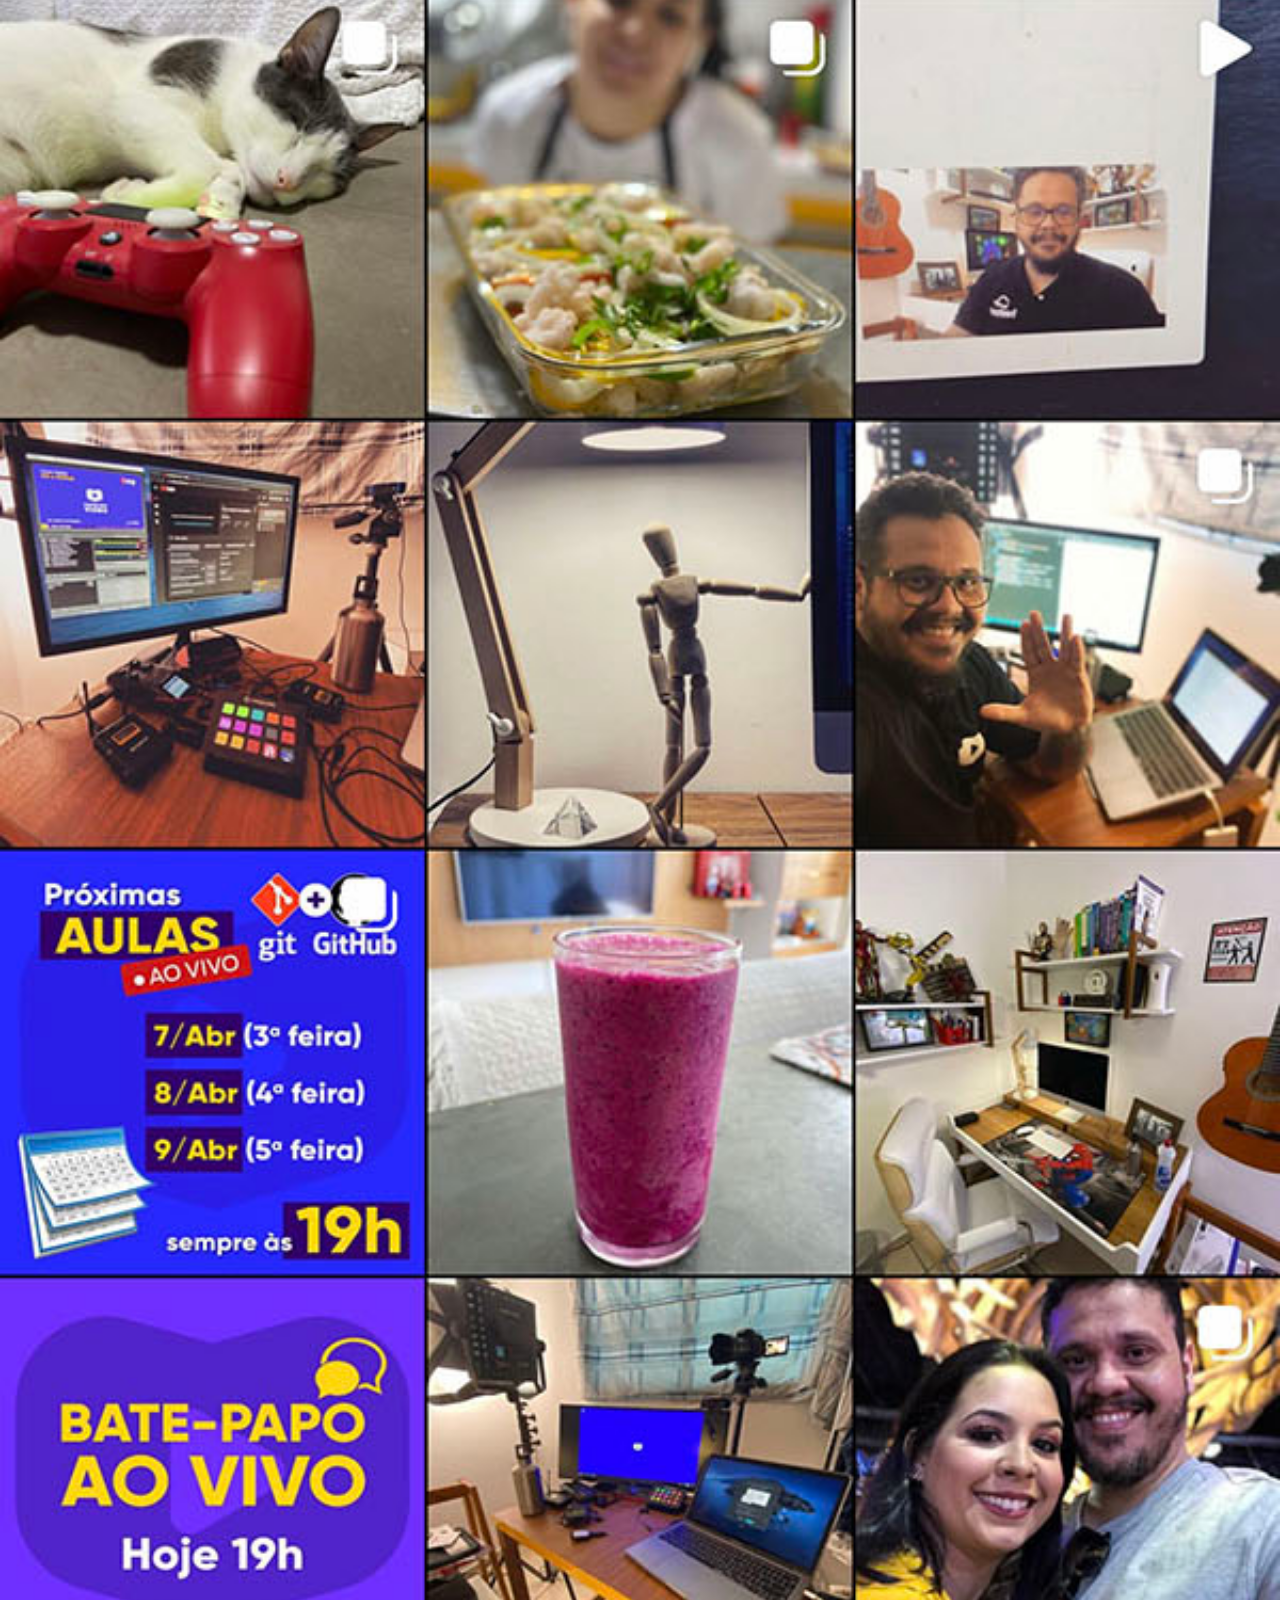
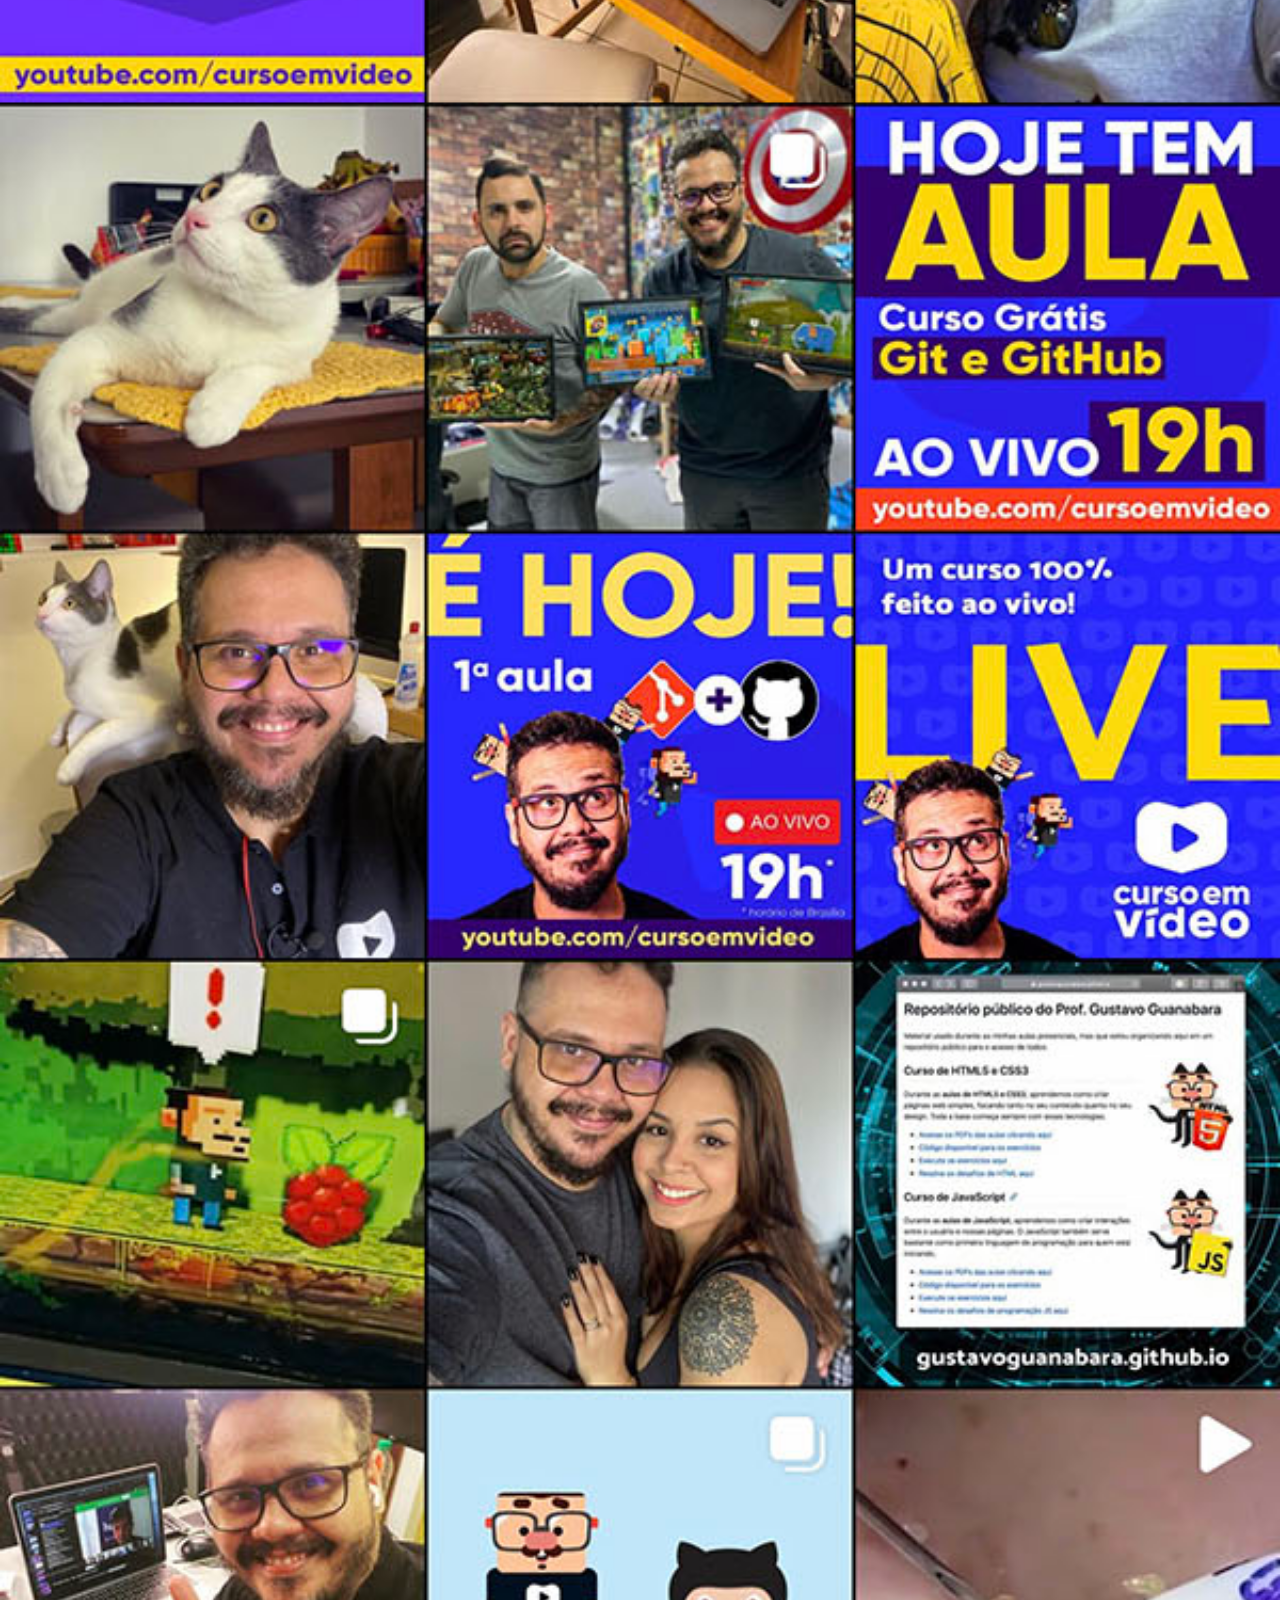
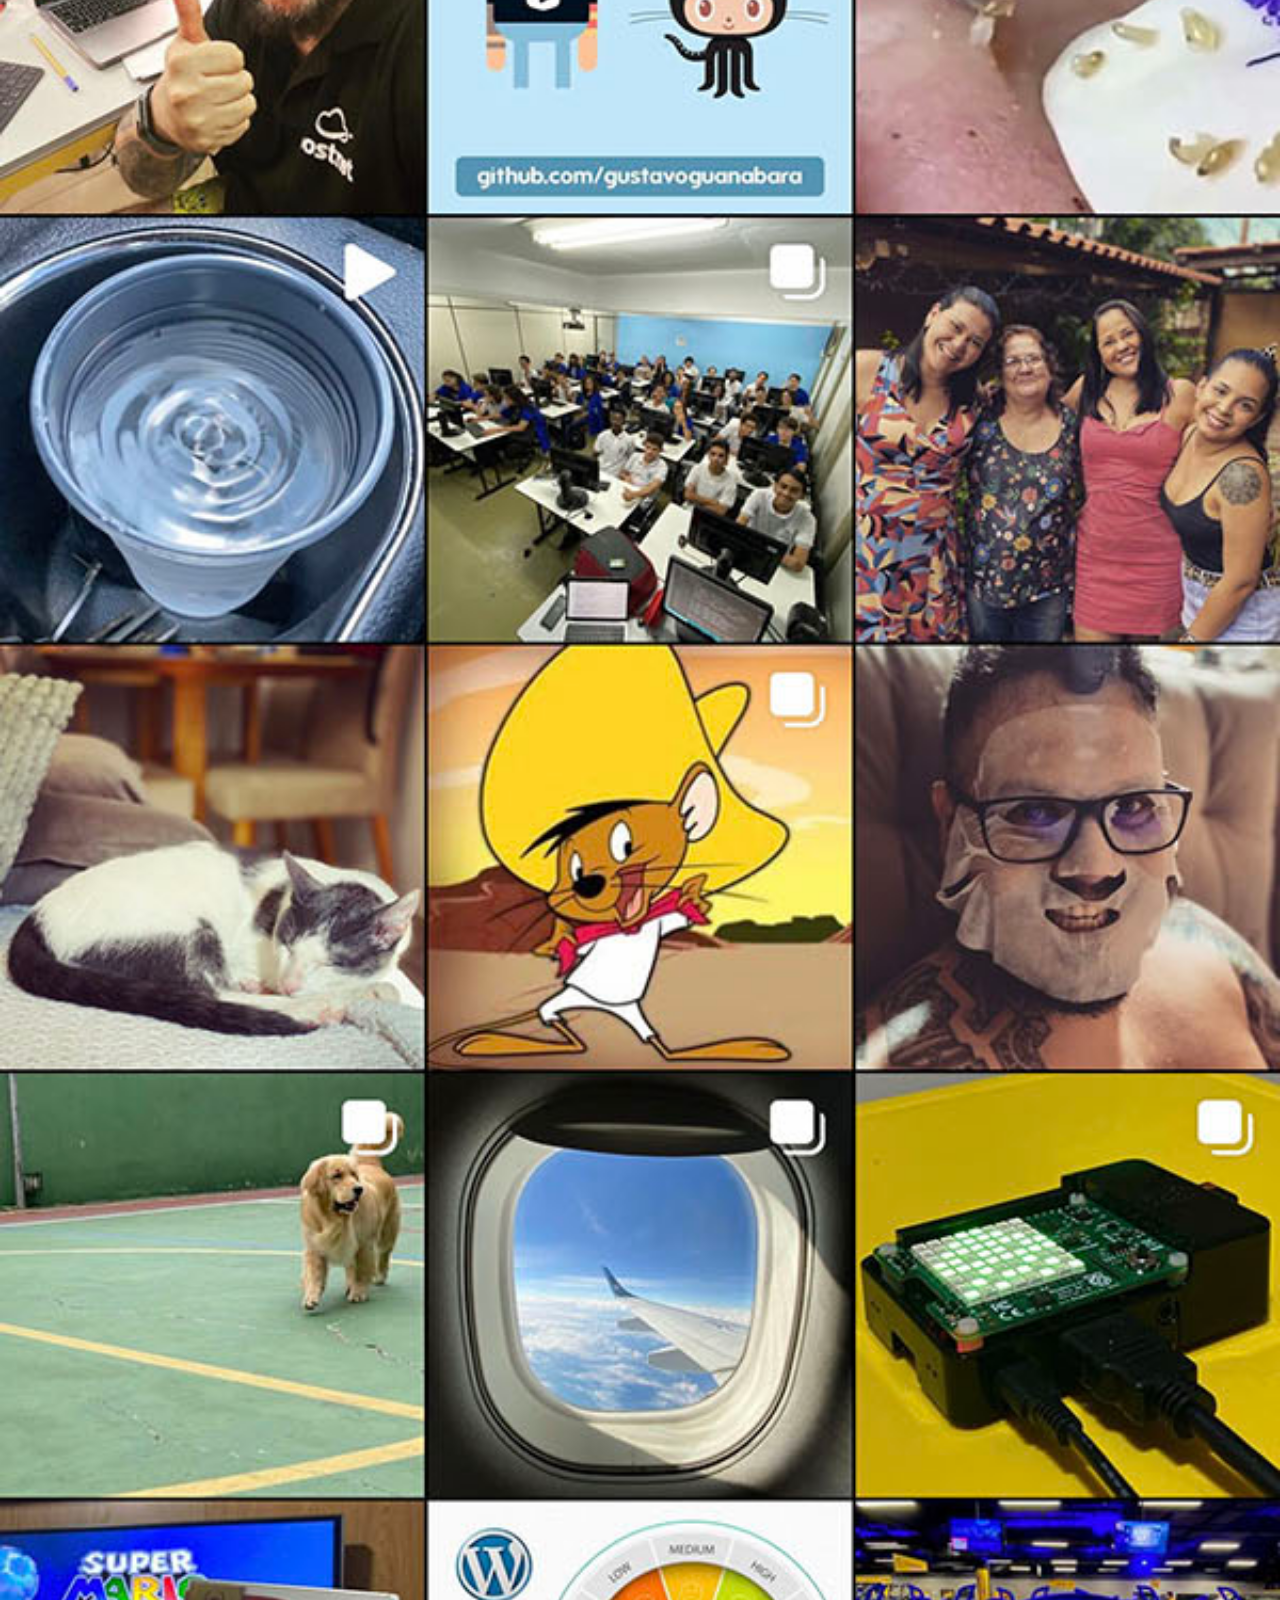
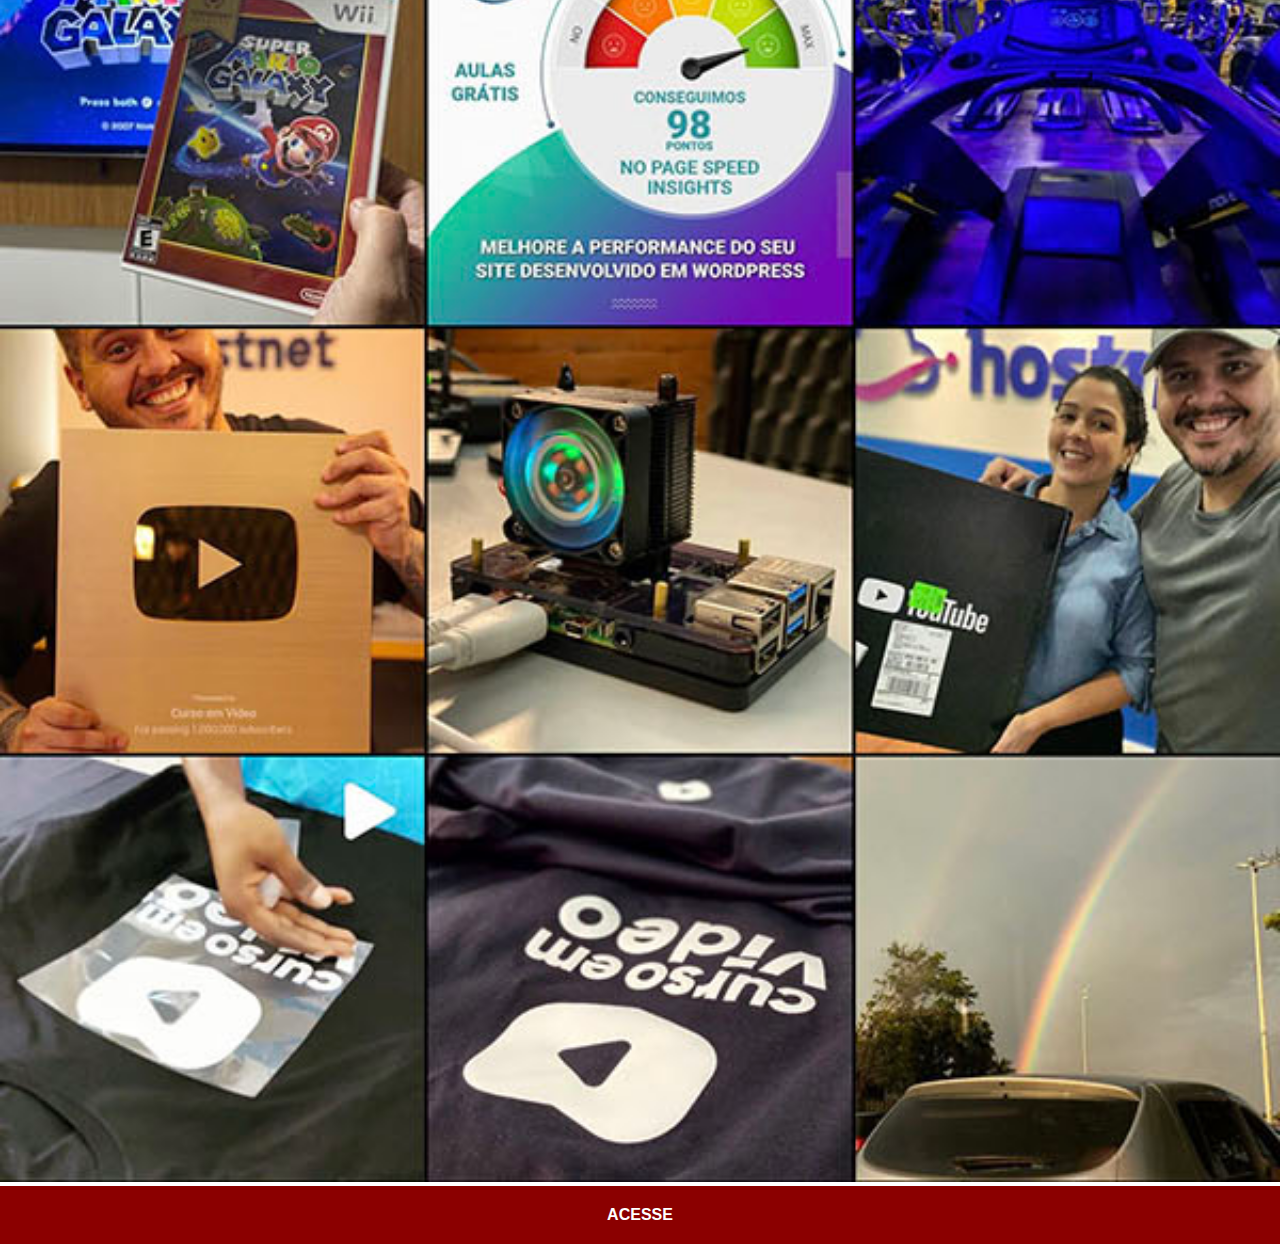
<file: instagram.html>
<!DOCTYPE html>
<html lang="pt-br">
<head>
    <meta charset="UTF-8">
    <meta http-equiv="X-UA-Compatible" content="IE=edge">
    <meta name="viewport" content="width=device-width, initial-scale=1.0">
    <title>Document</title>
    <link rel="stylesheet" href="estilos/social.css">
</head>
<body>
    <img src="imagens/tela-instagram.jpg" alt="logo-instagram">
    <a href="https://www.instagram.com/raffa_fferreir/" target="_blank">ACESSE</a>
</body>
</html>
</file>
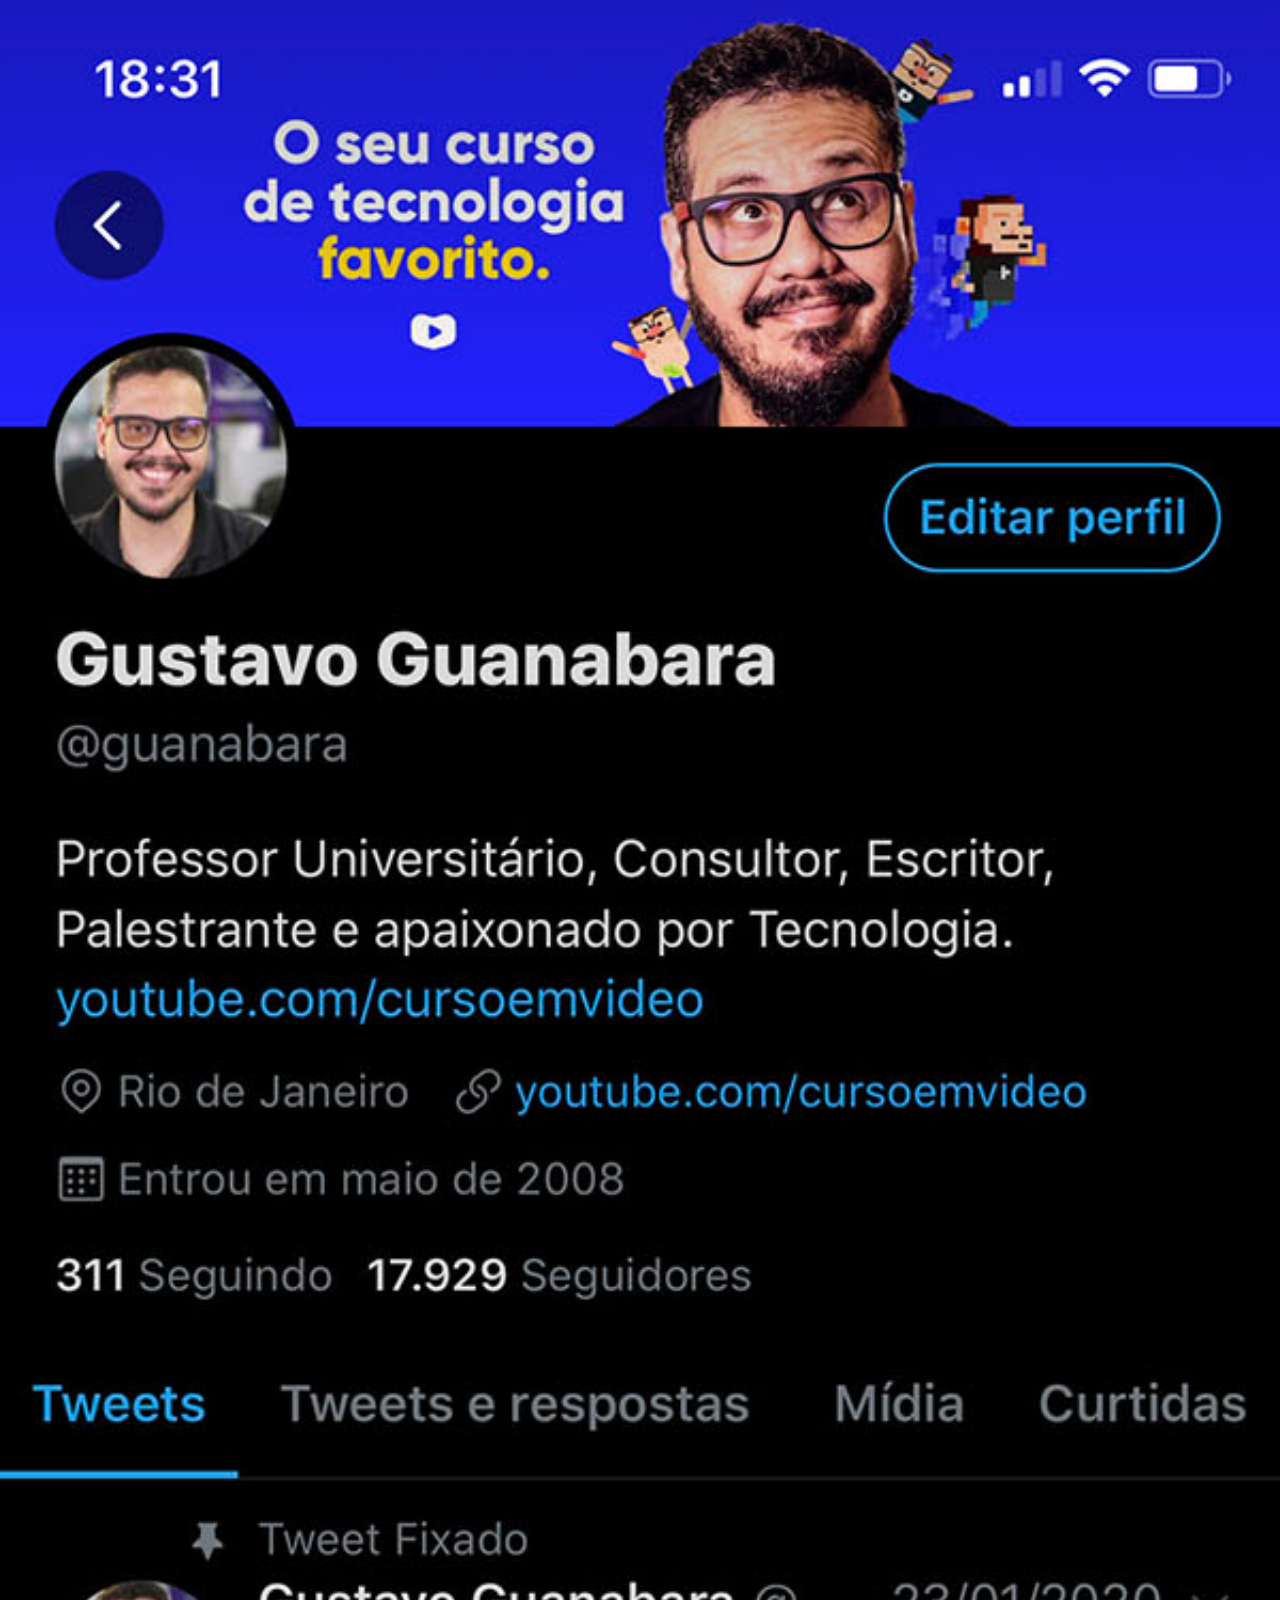
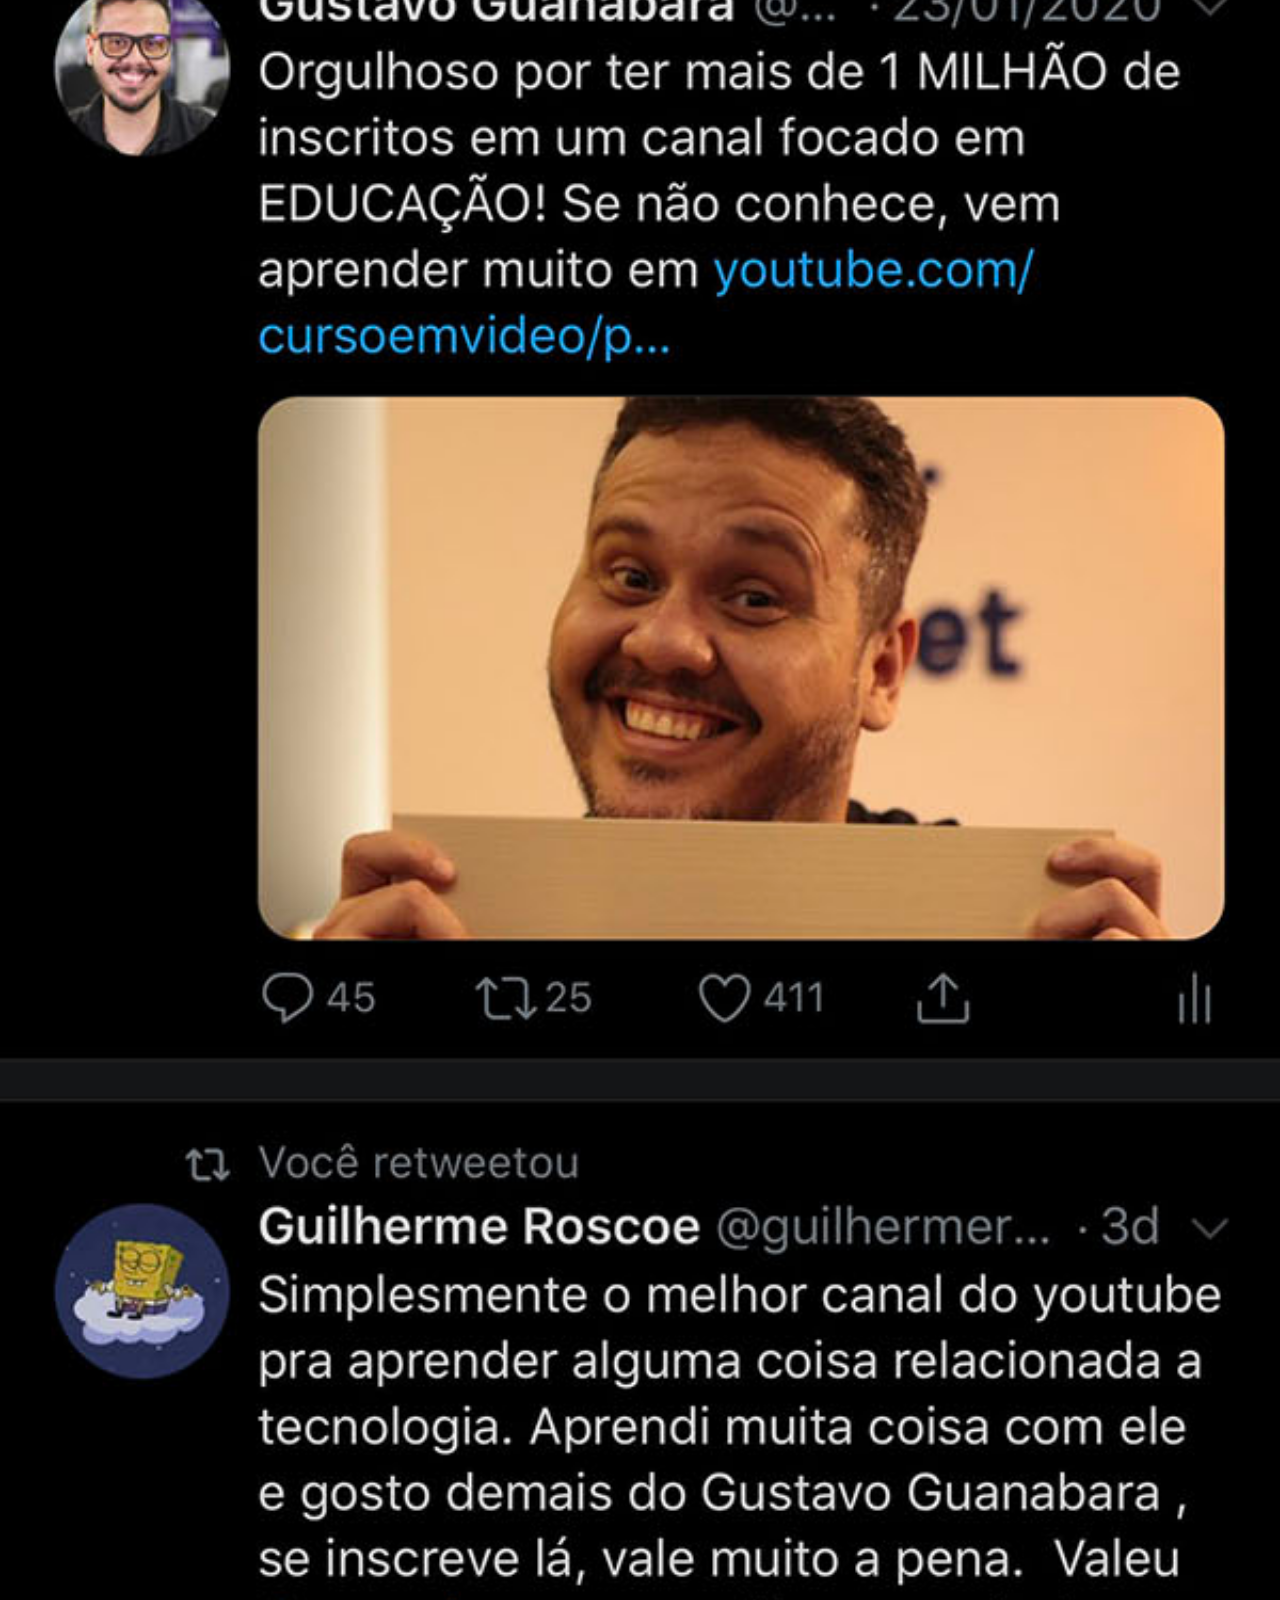
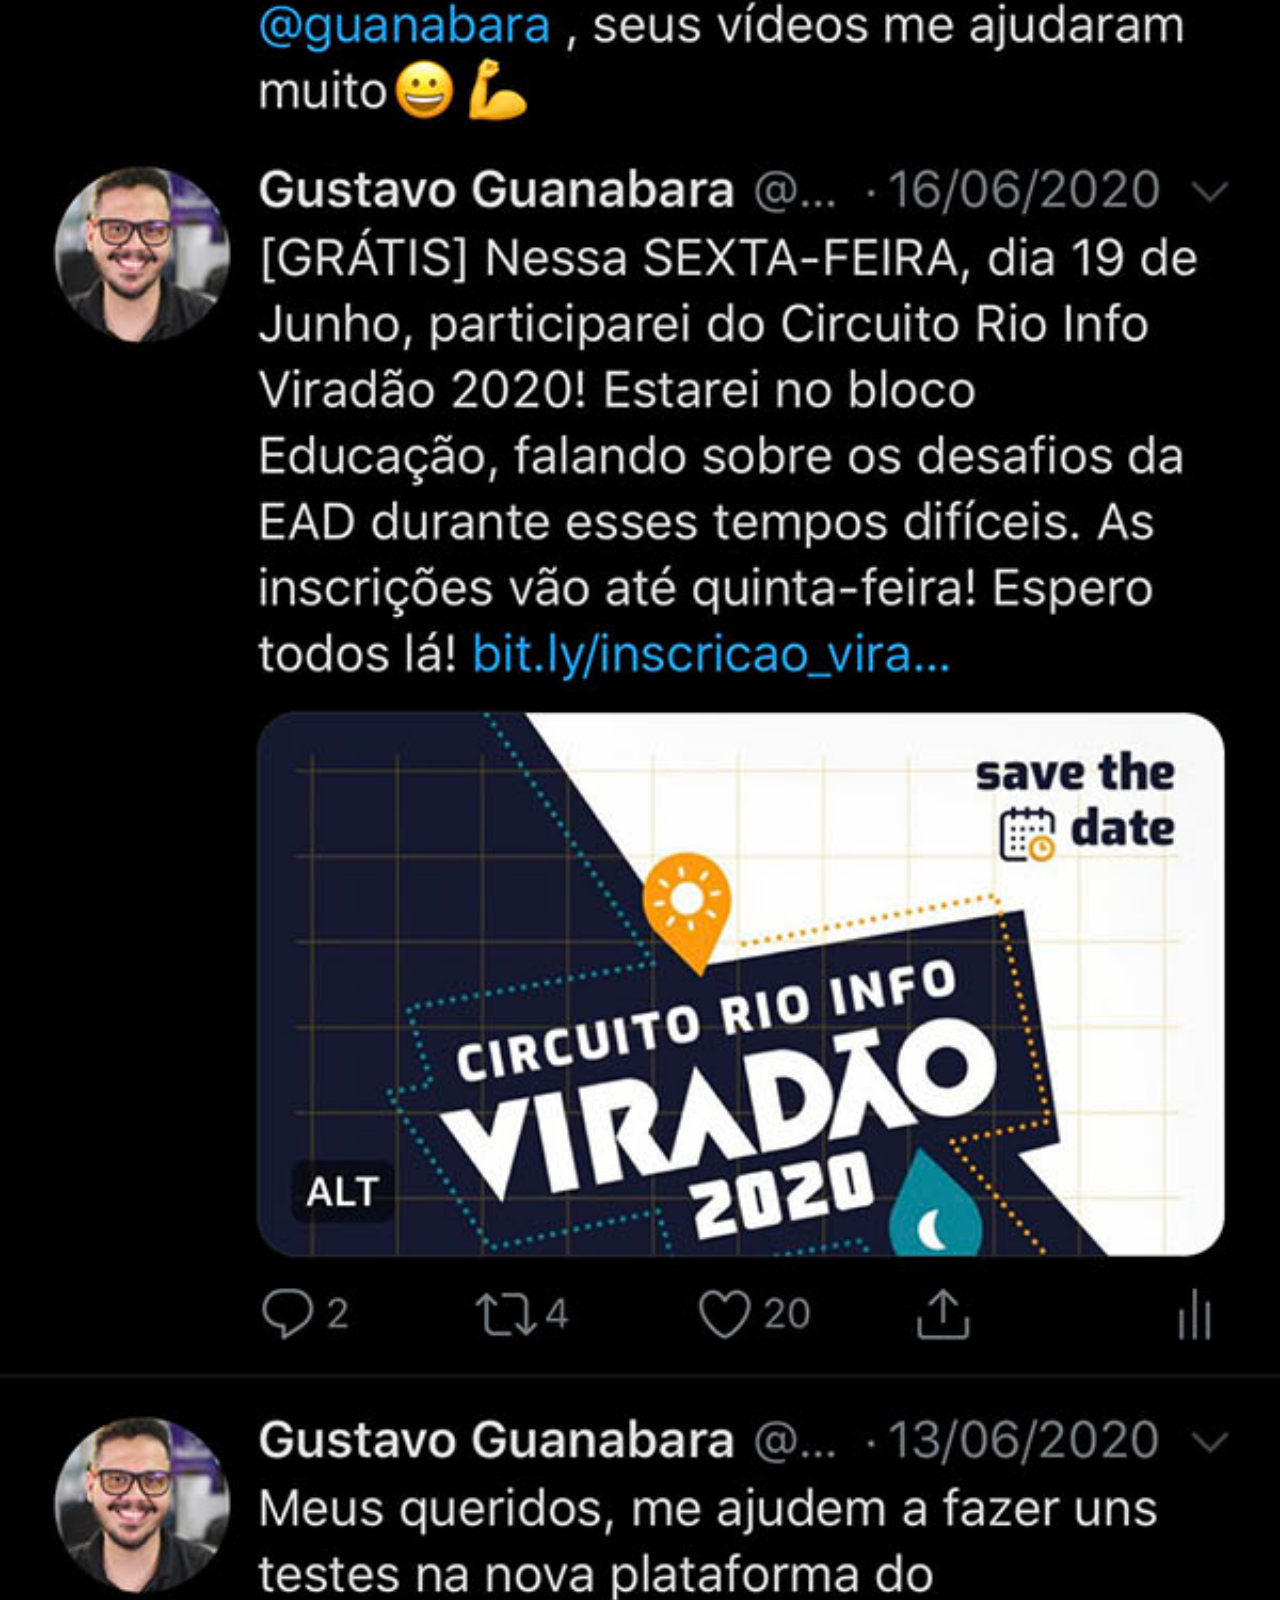
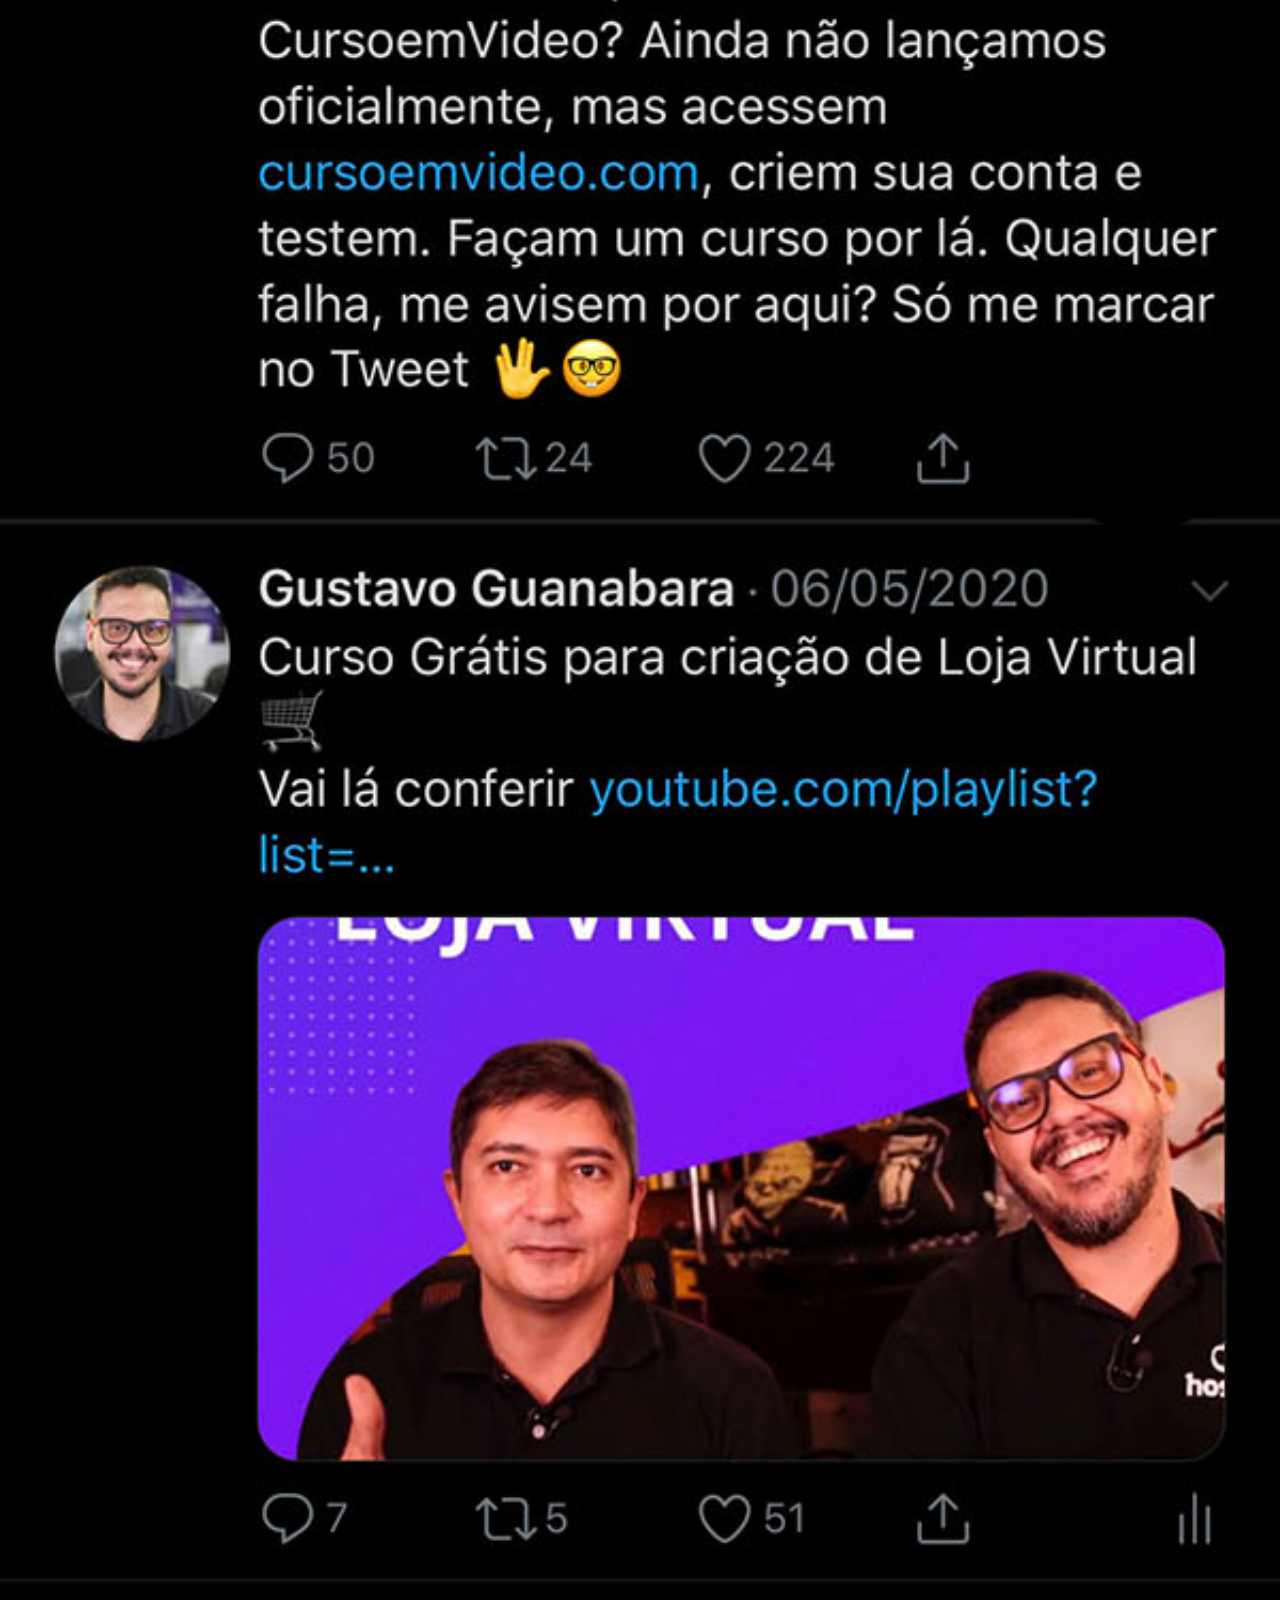
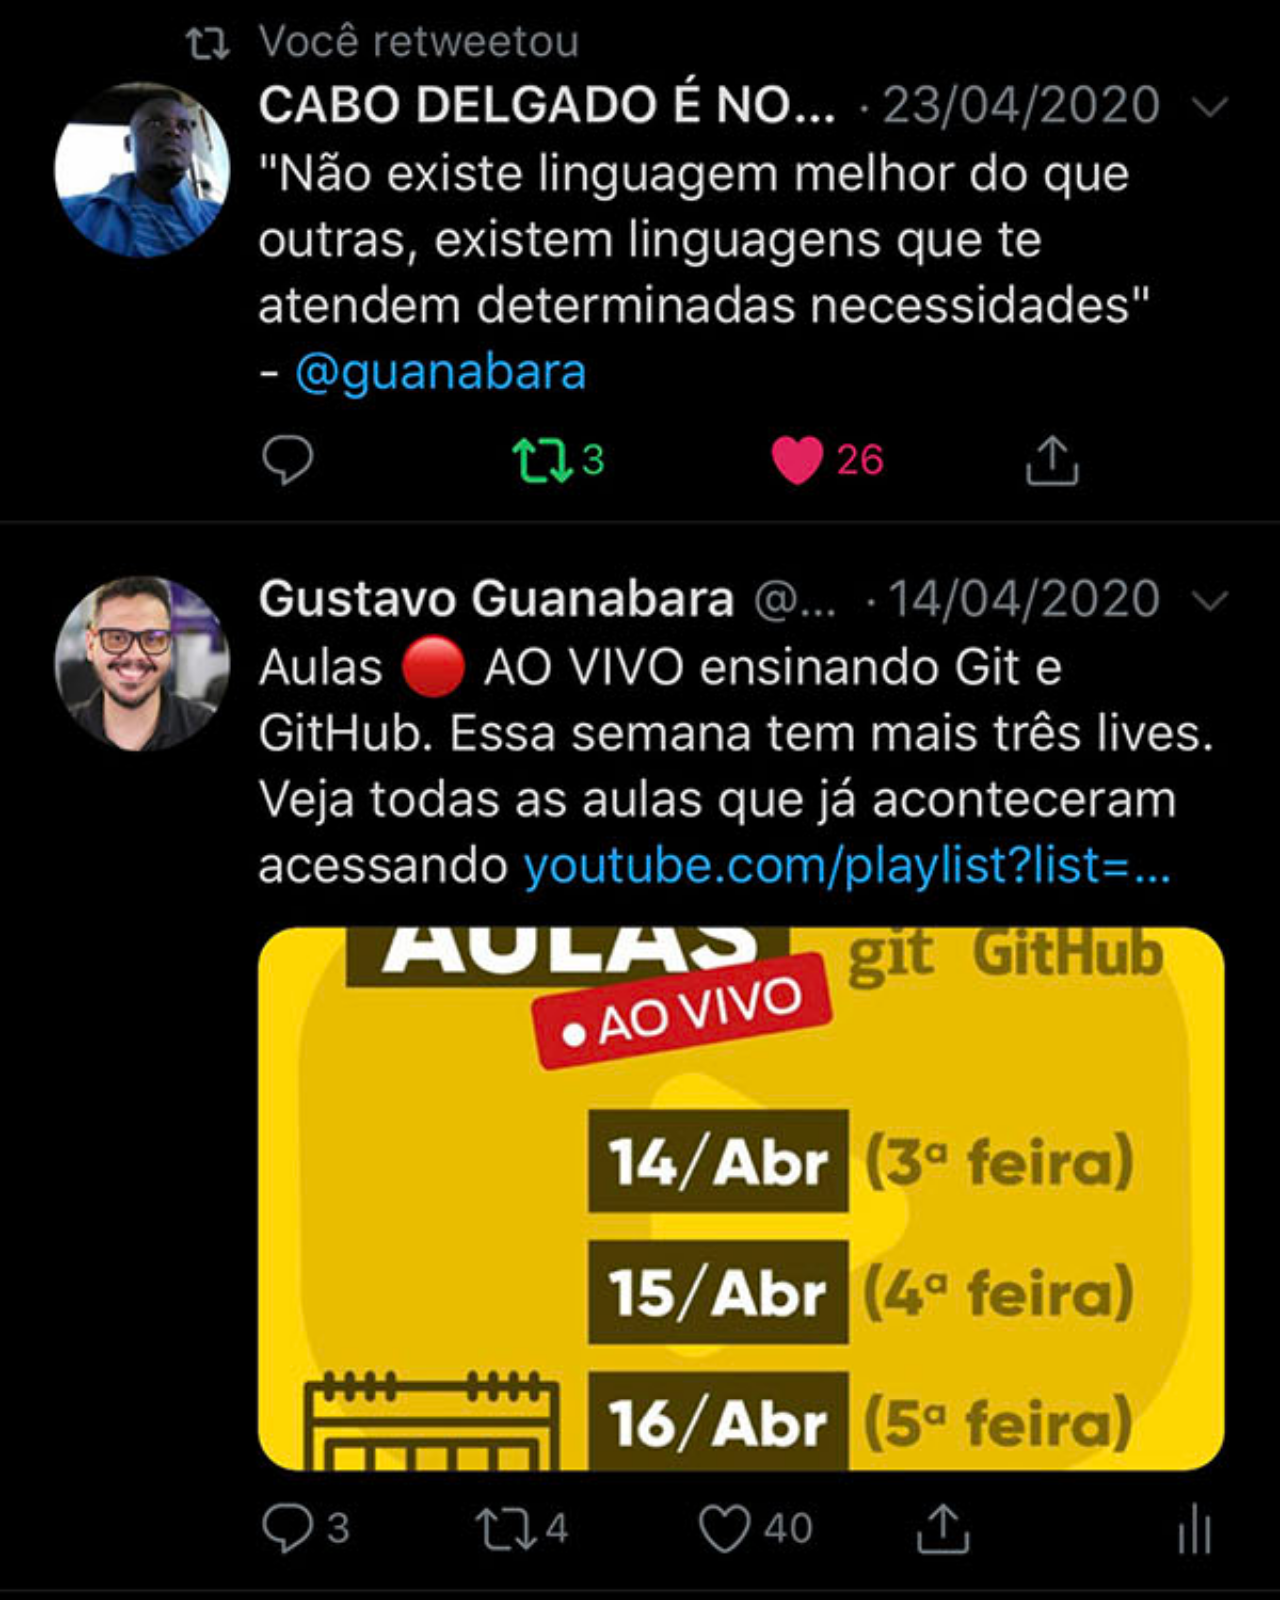
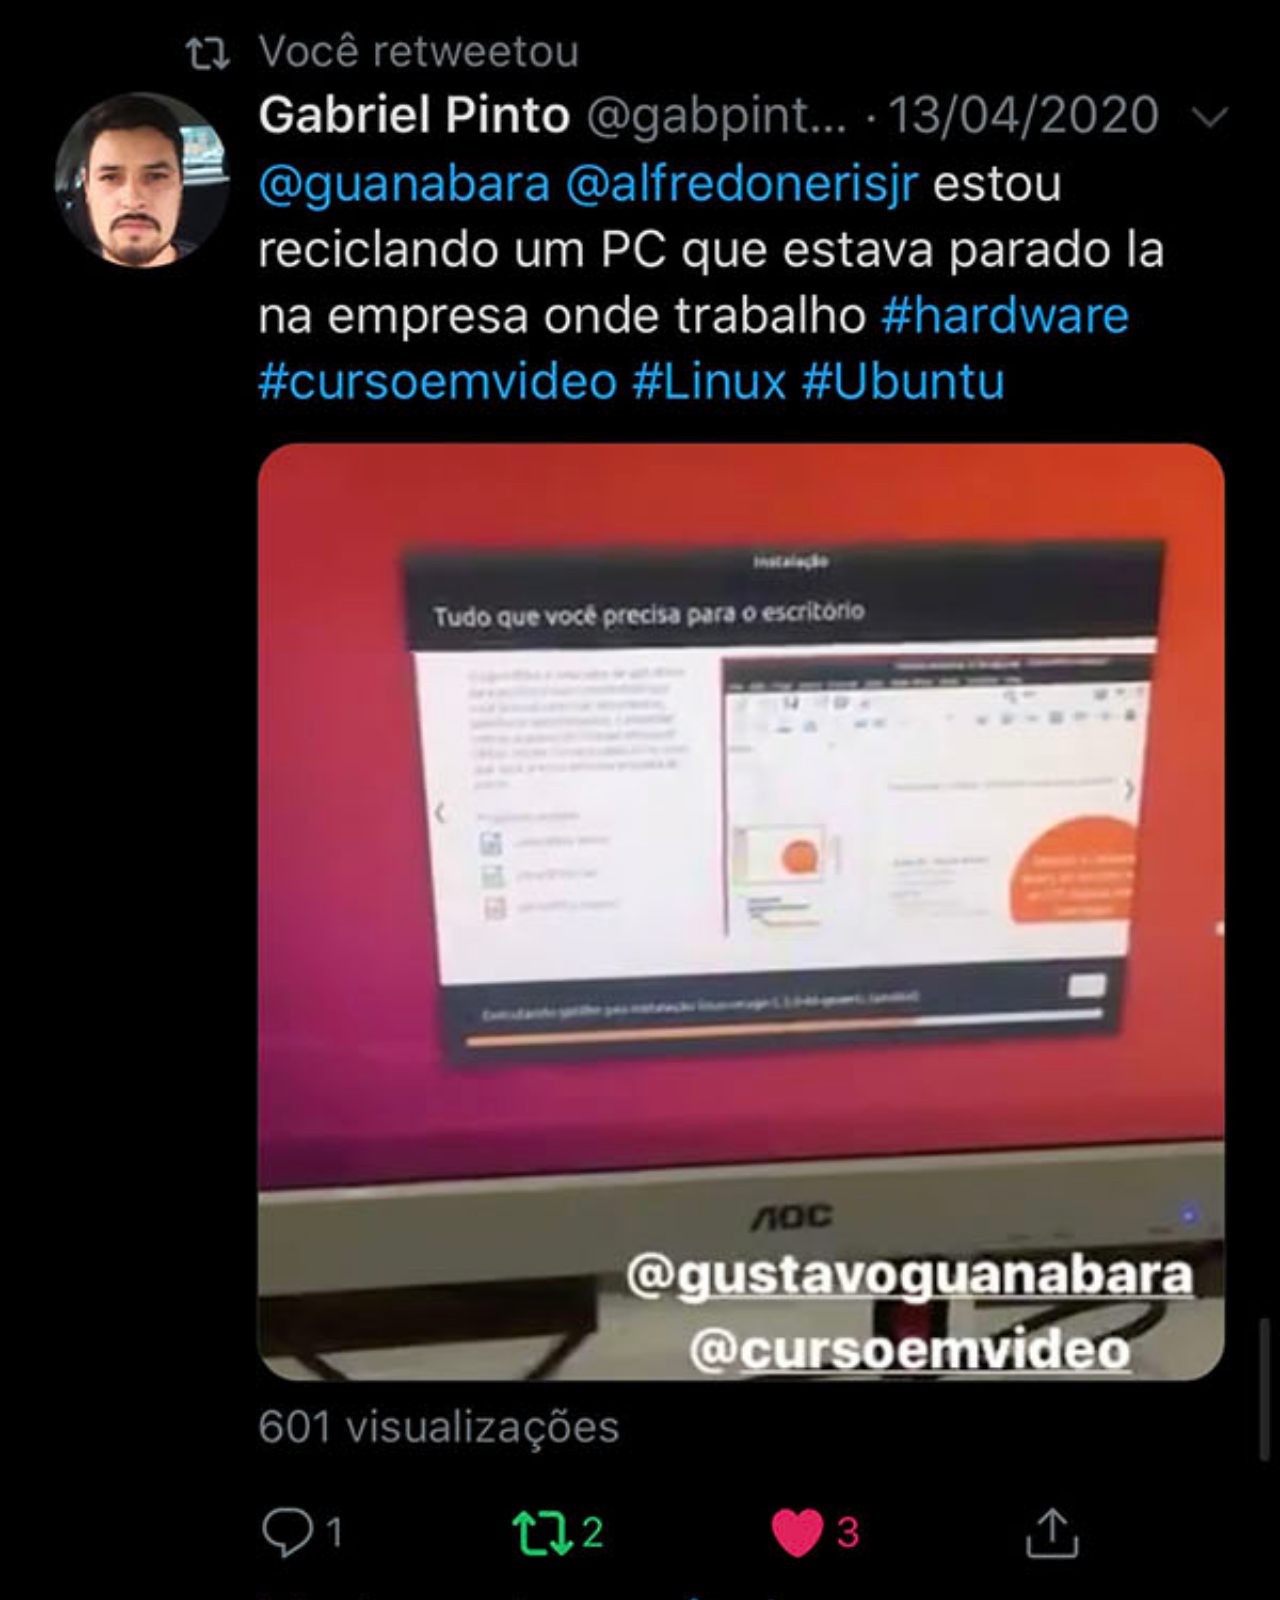
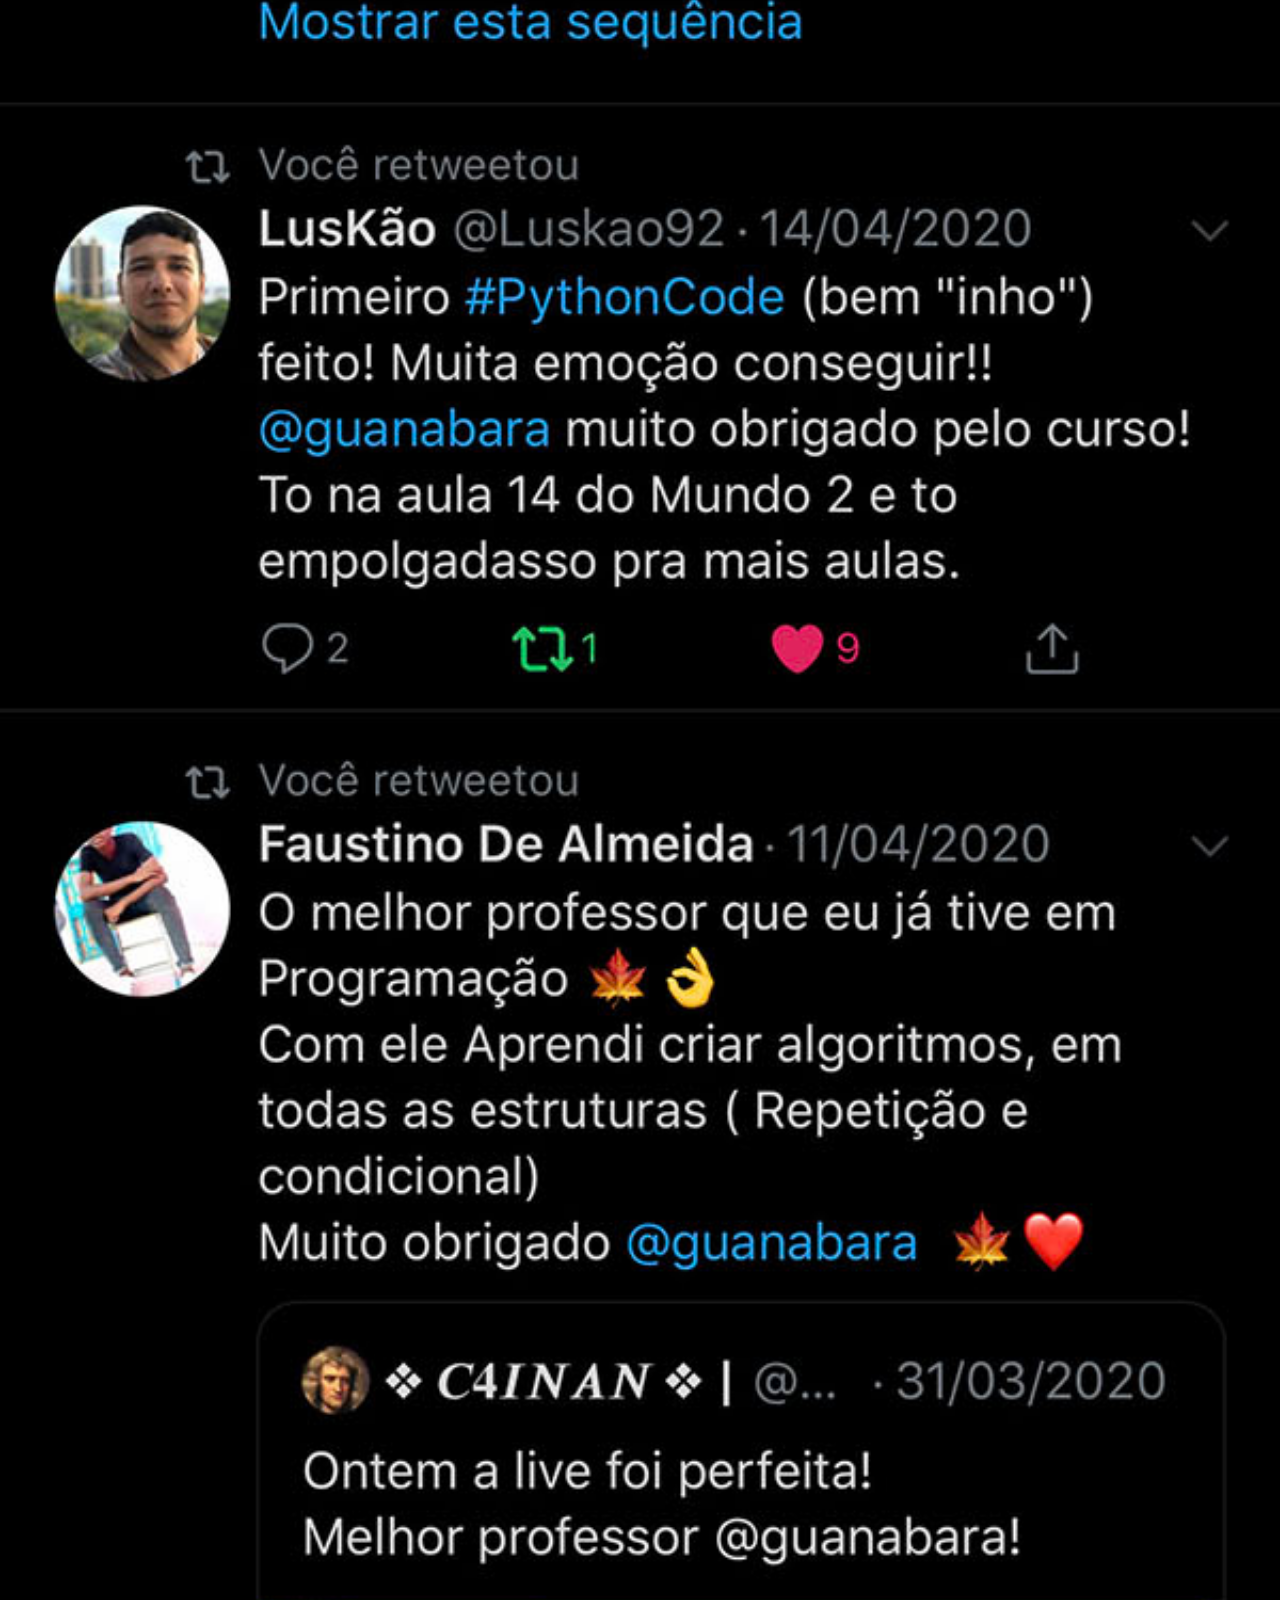
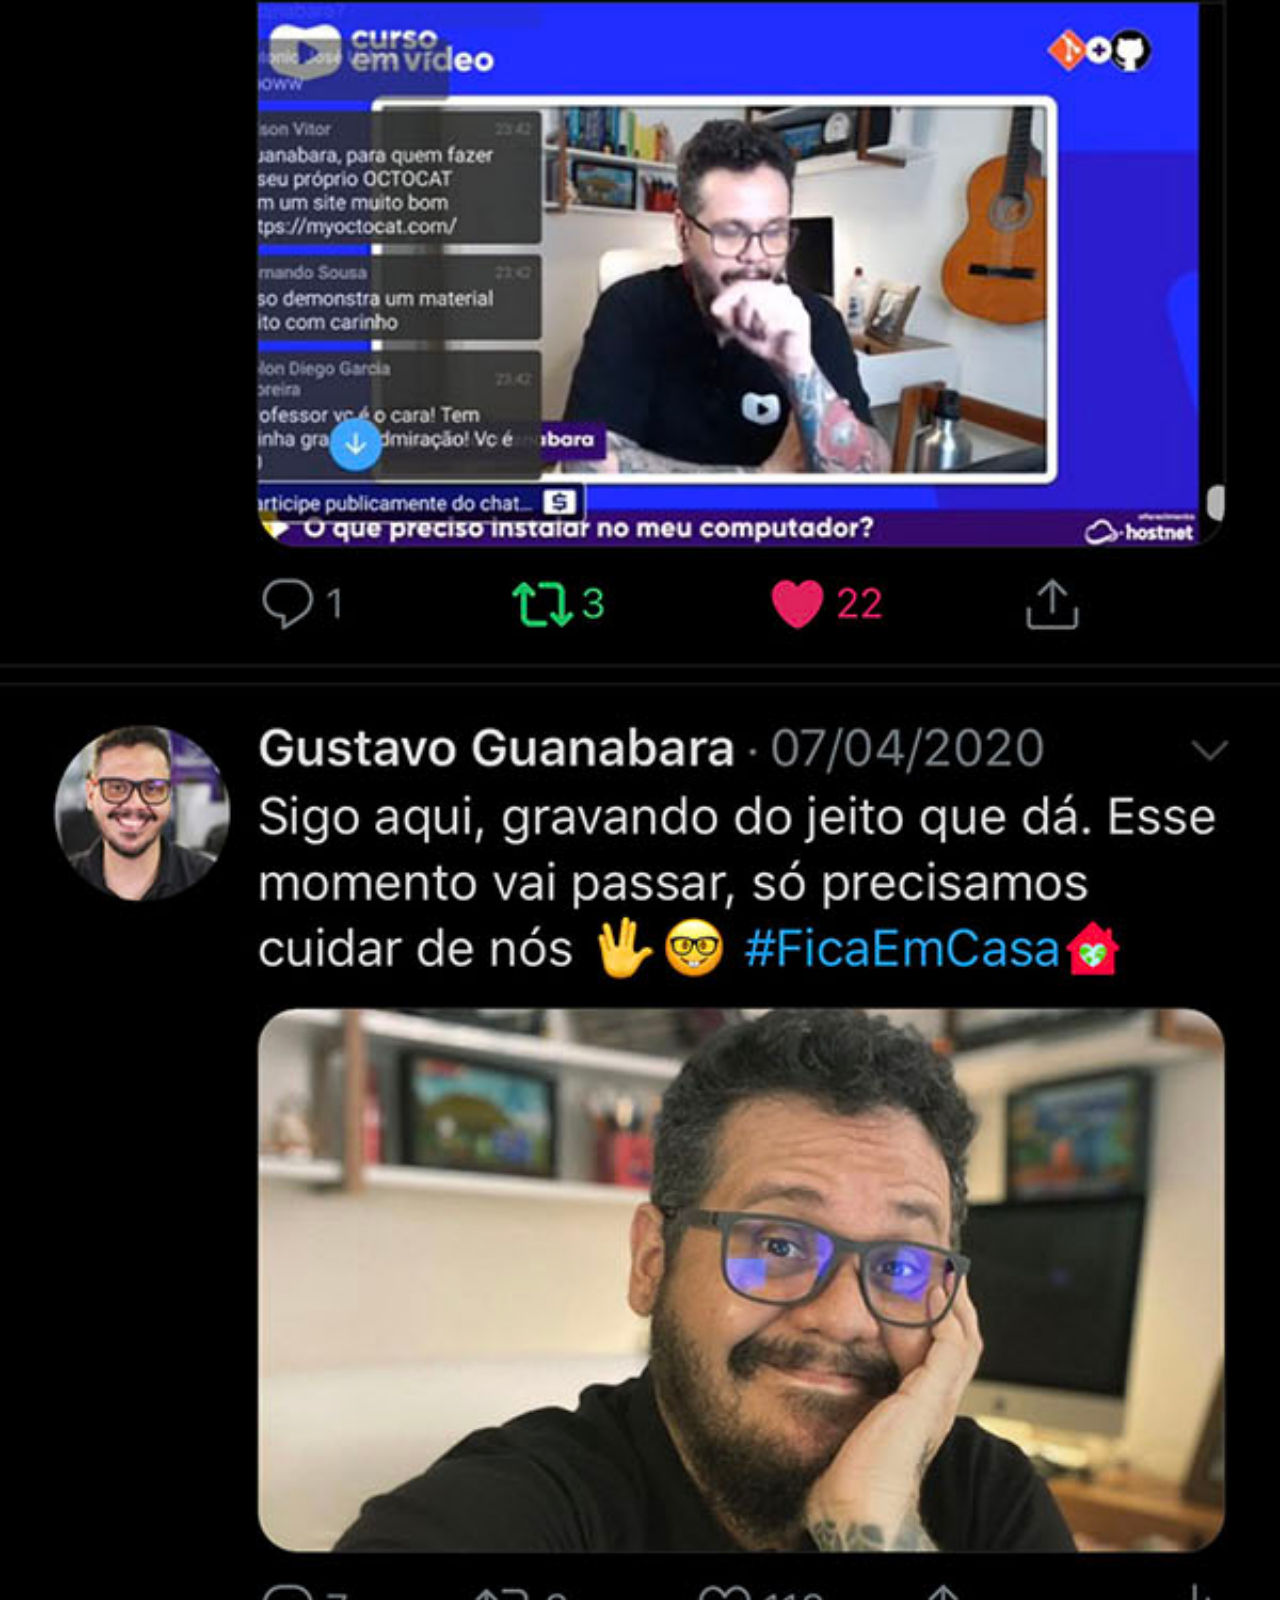
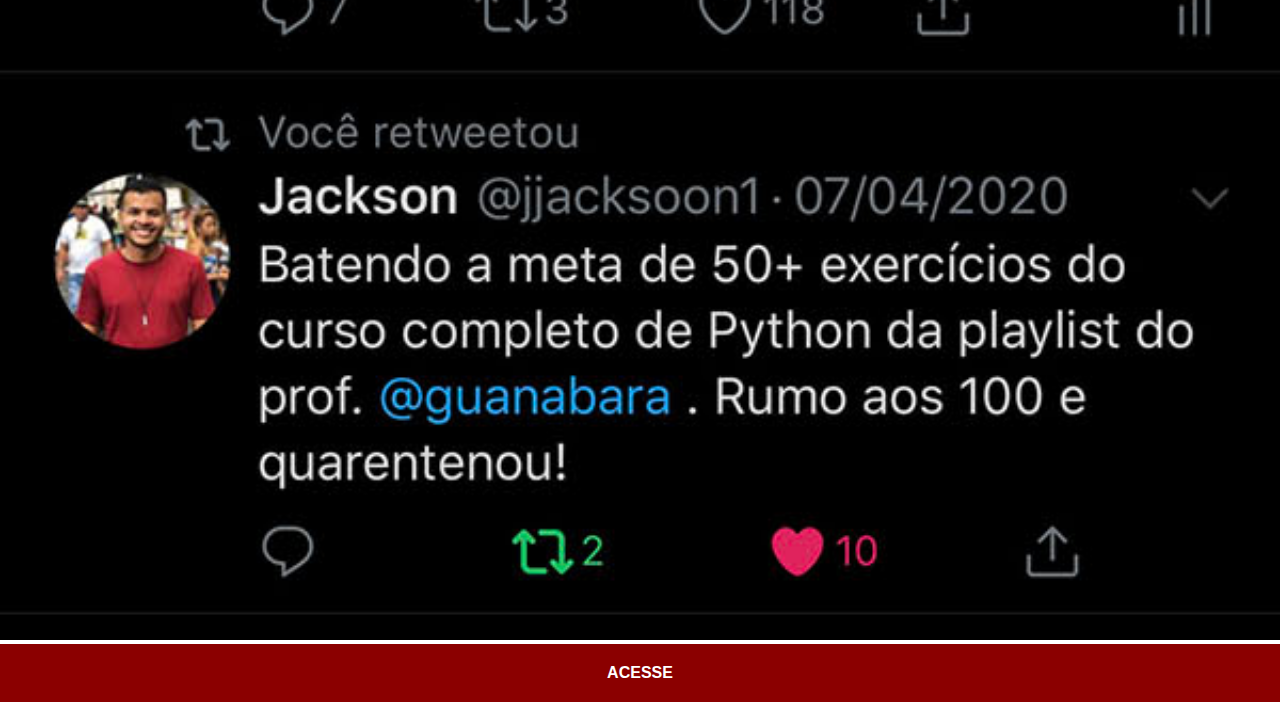
<file: twitter.html>
<!DOCTYPE html>
<html lang="pt-br">
<head>
    <meta charset="UTF-8">
    <meta http-equiv="X-UA-Compatible" content="IE=edge">
    <meta name="viewport" content="width=device-width, initial-scale=1.0">
    <title>Document</title>
    <link rel="stylesheet" href="estilos/social.css">
</head>
<body>
    <img src="imagens/tela-twitter.jpg" alt="logo-twitter">
    <a href="https://twitter.com/rafaeltrifi" target="_blank">ACESSE</a>
</body>
</html>
</file>
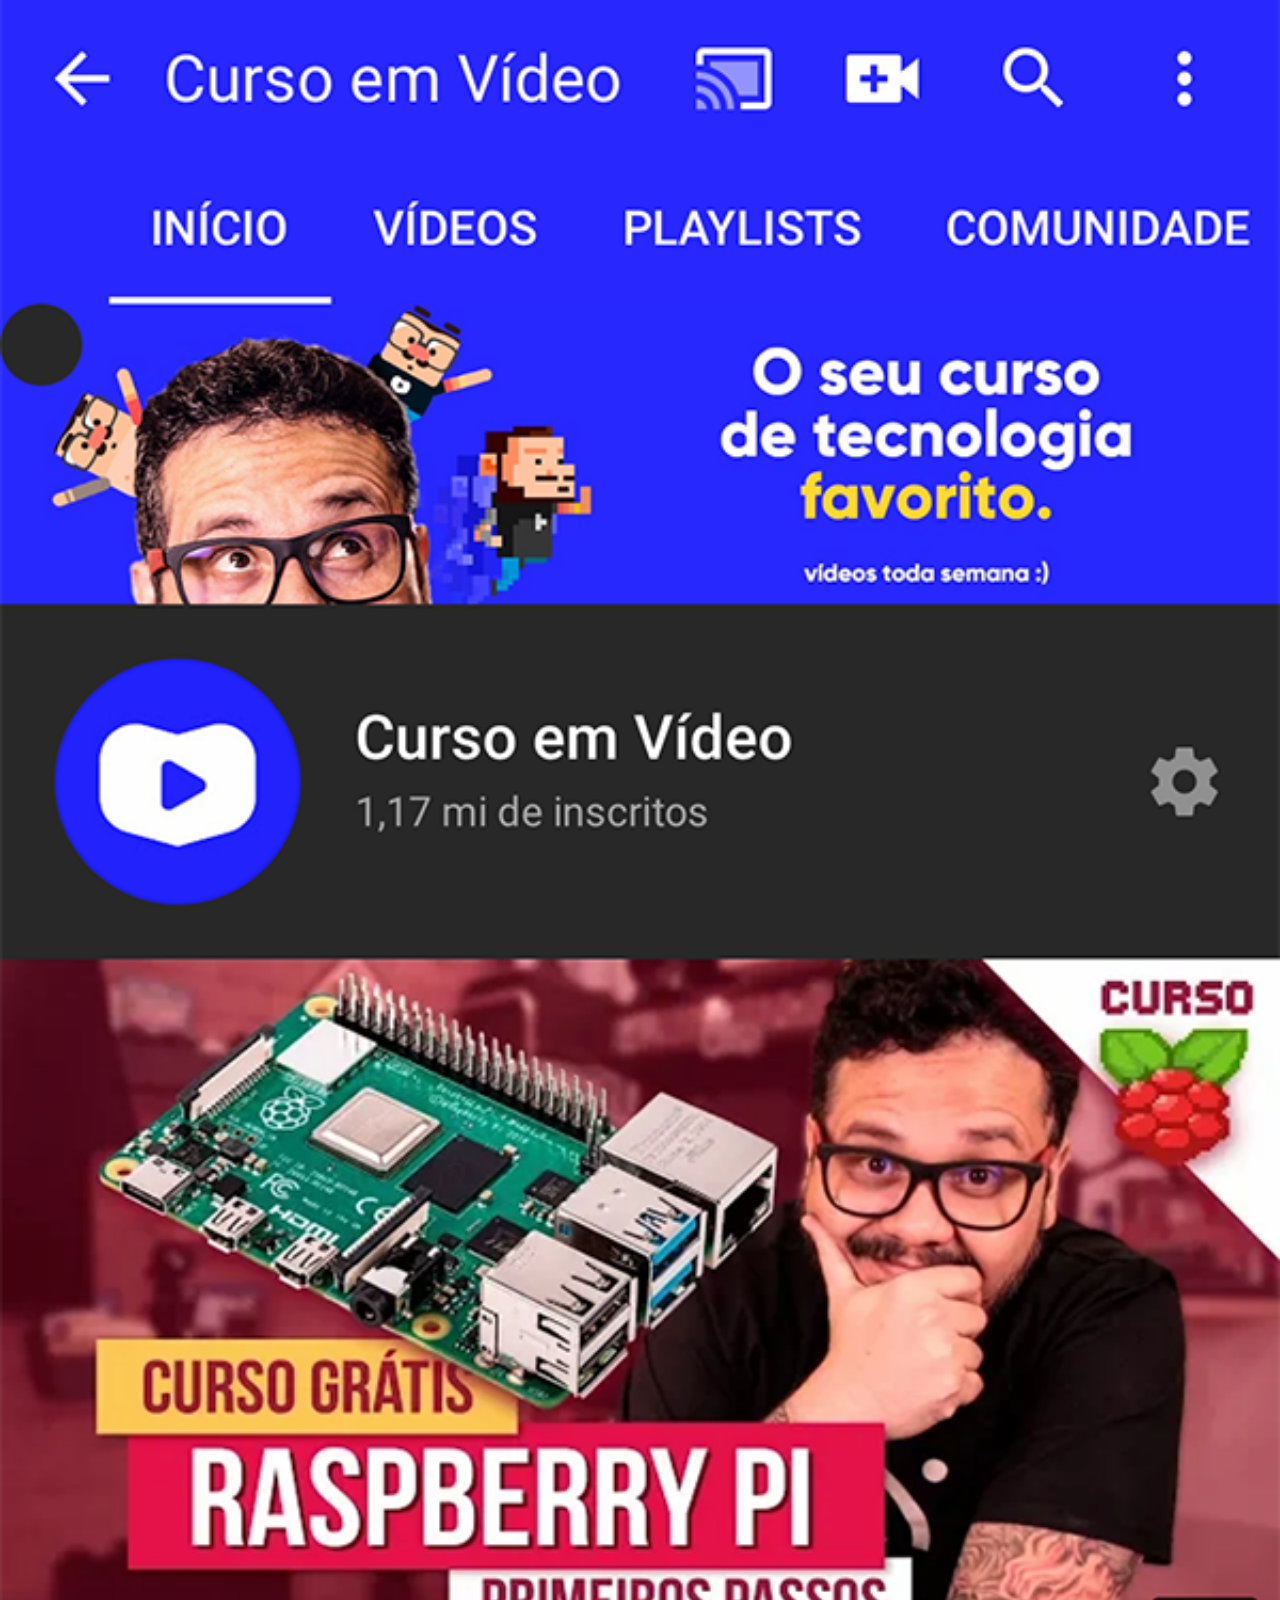
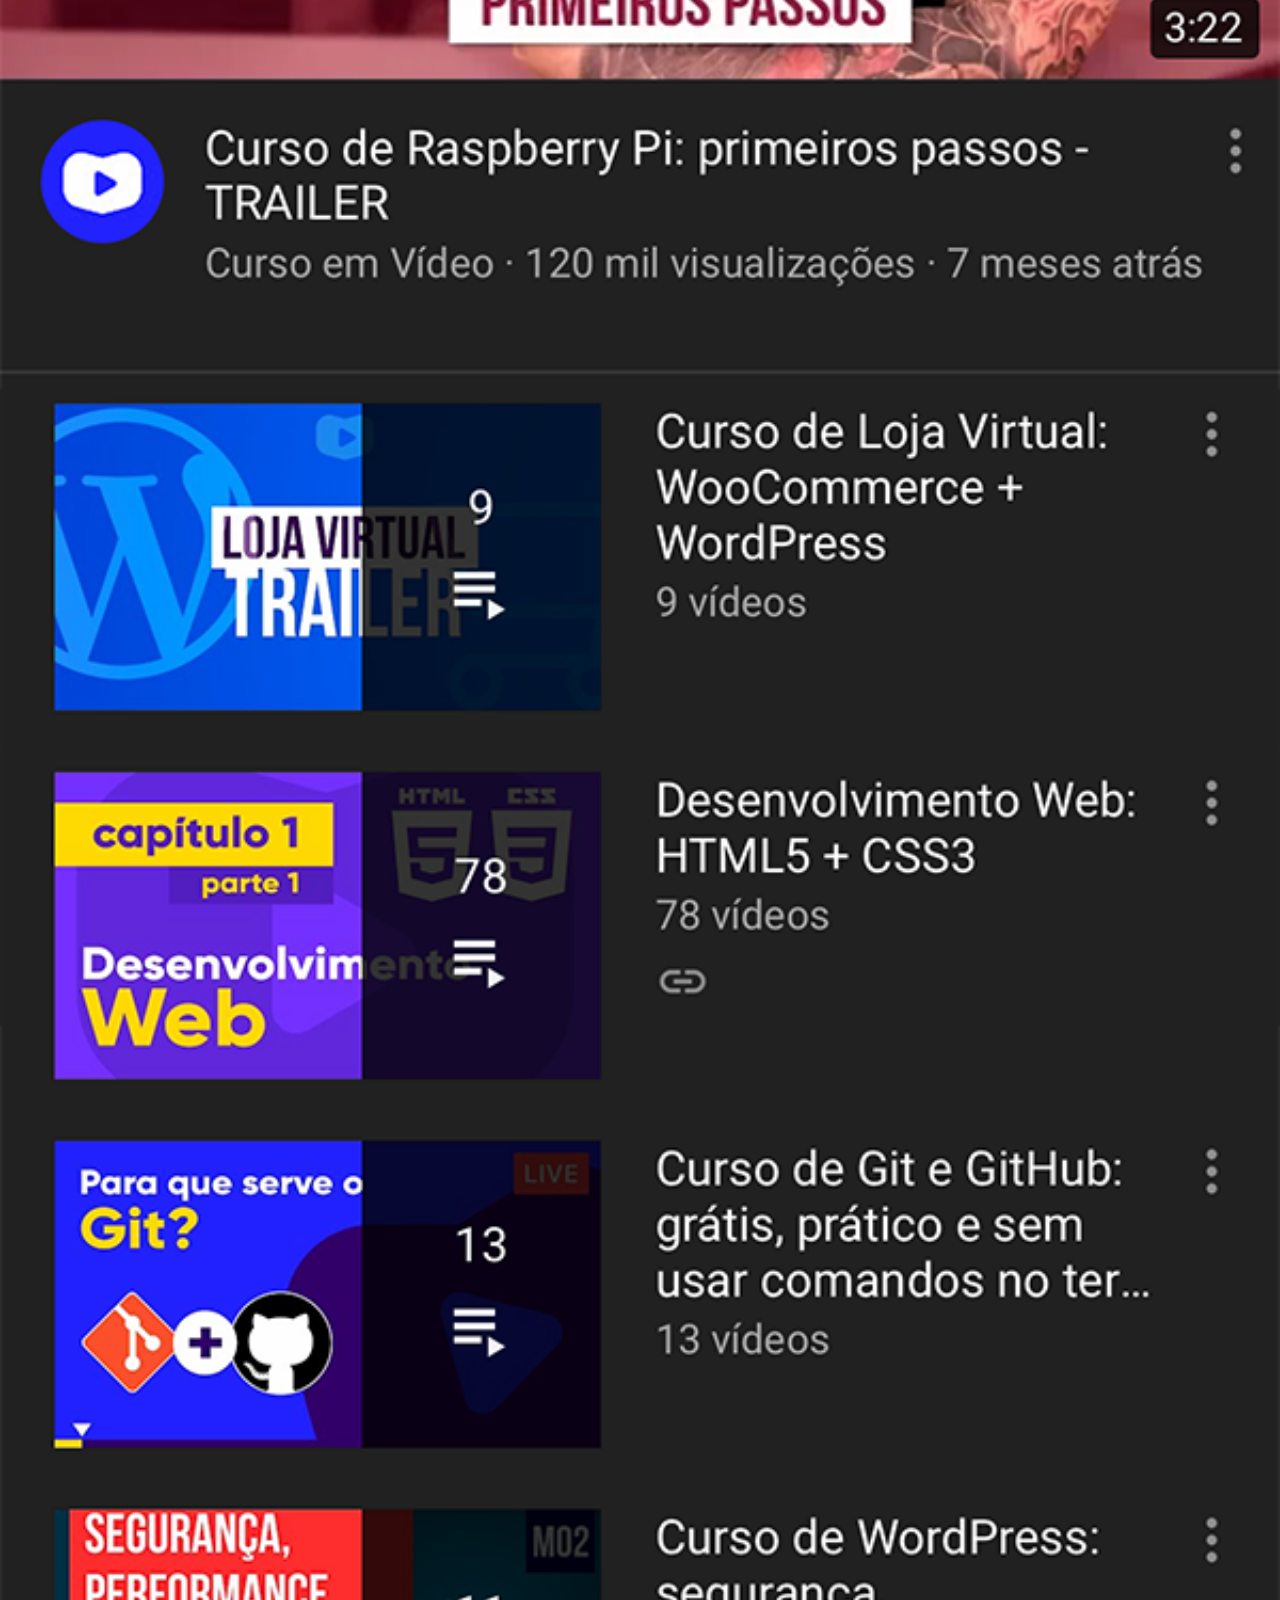
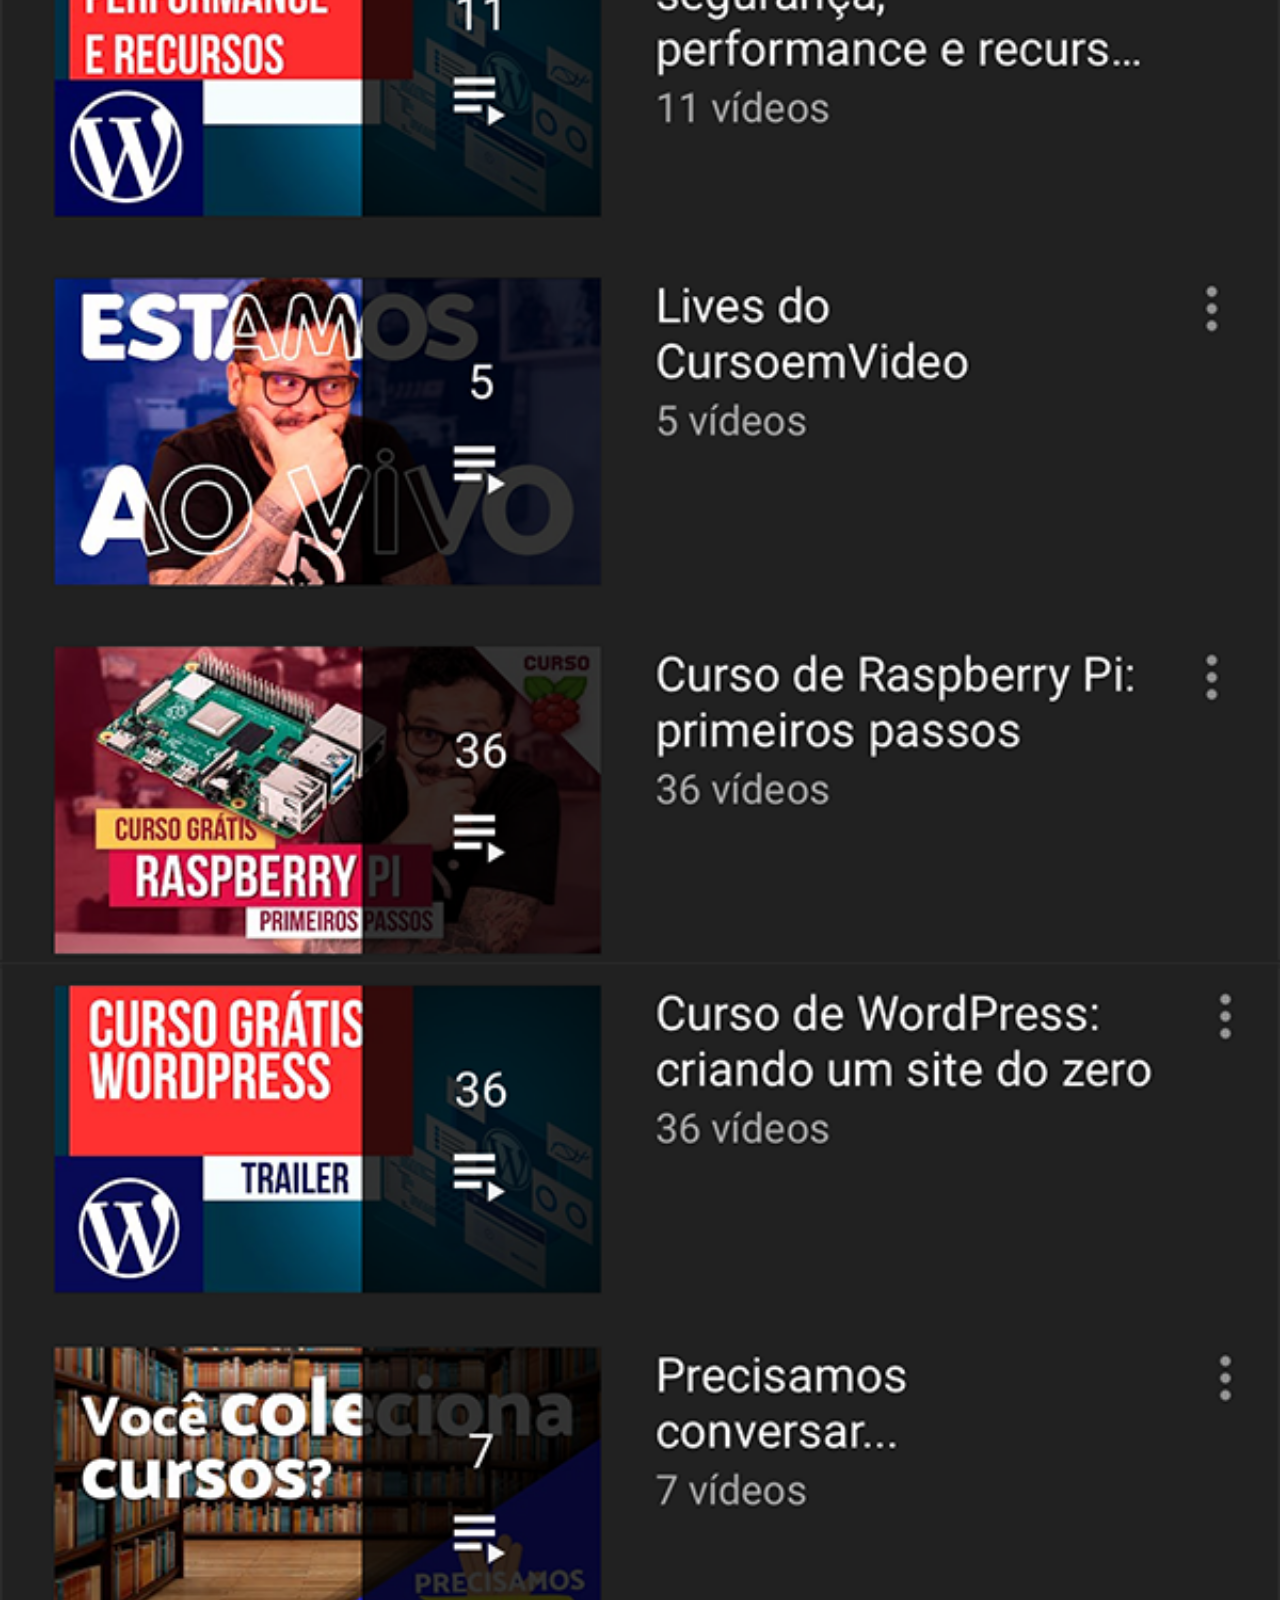
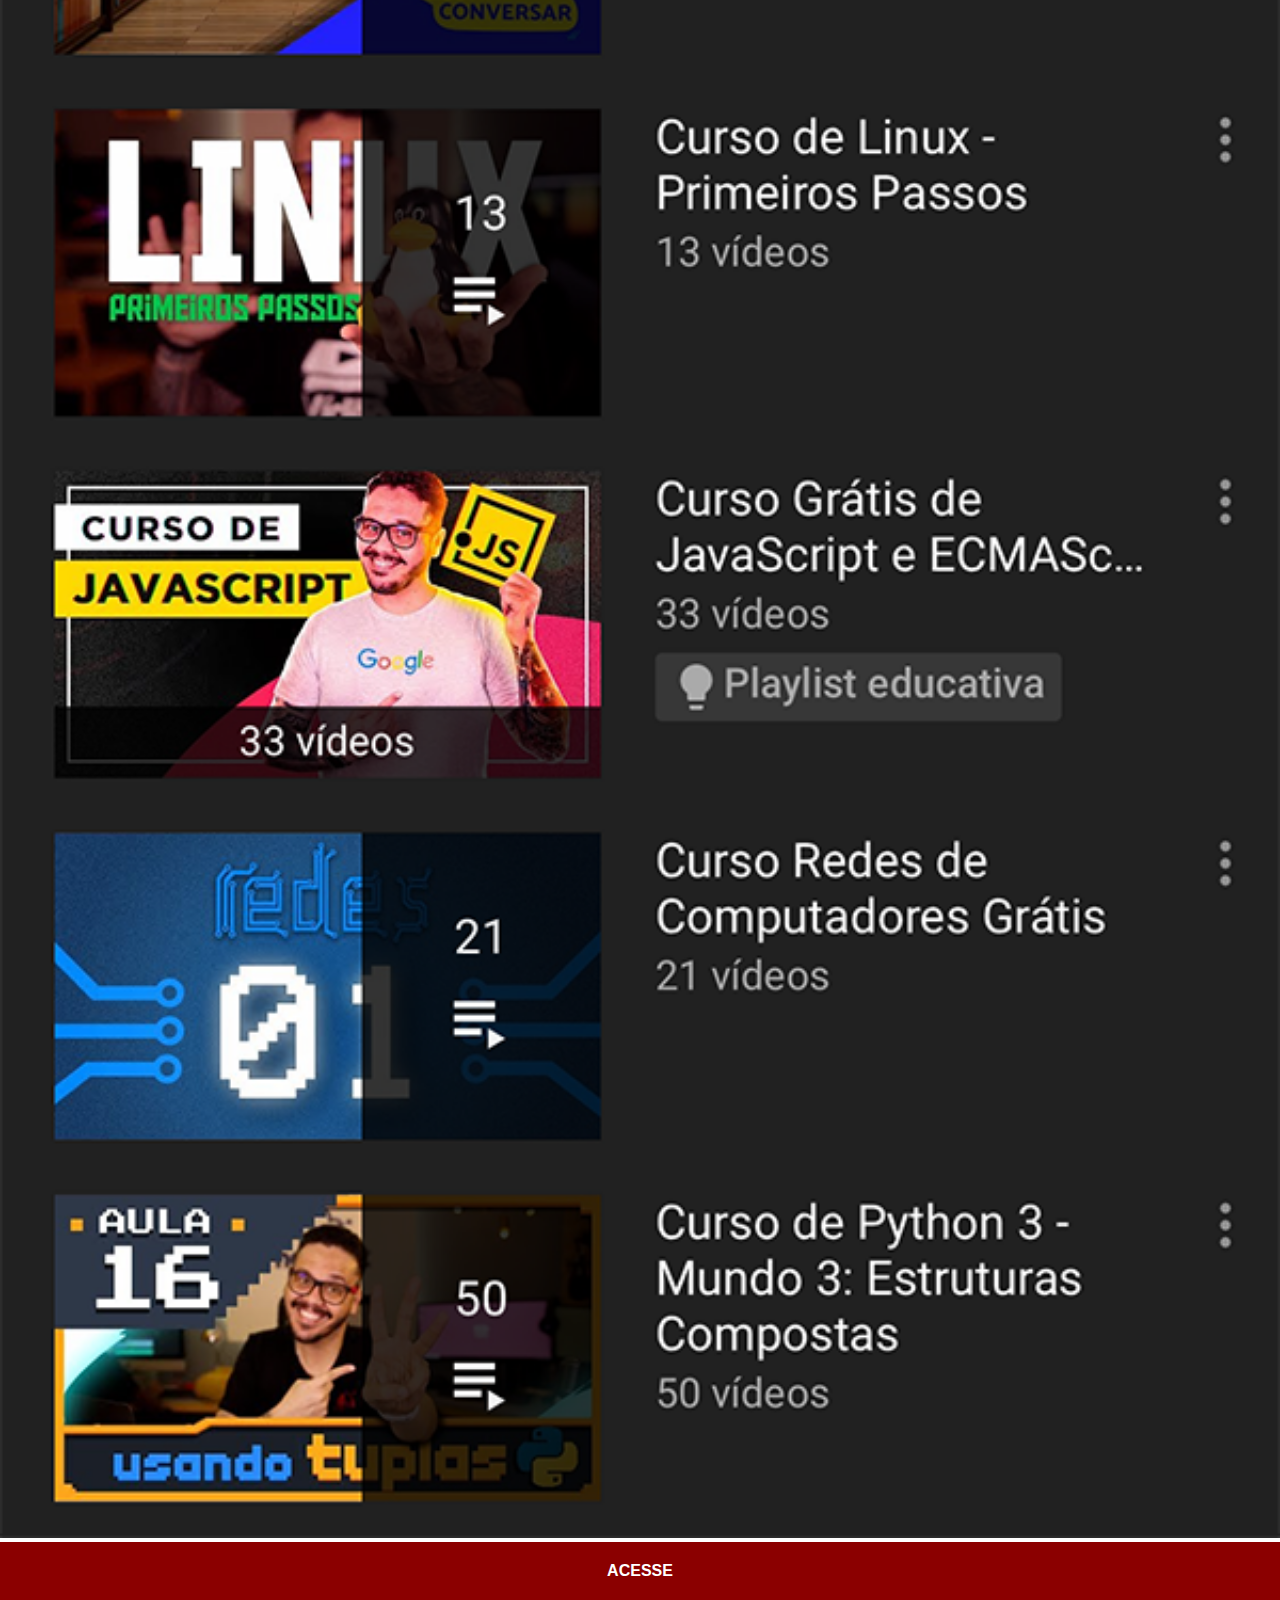
<file: youtube.html>
<!DOCTYPE html>
<html lang="pt-br">
<head>
    <meta charset="UTF-8">
    <meta http-equiv="X-UA-Compatible" content="IE=edge">
    <meta name="viewport" content="width=device-width, initial-scale=1.0">
    <title>Document</title>
    <link rel="stylesheet" href="estilos/social.css">
</head>
<body>
    <img src="imagens/tela-youtube.png" alt="youtube">
    <a href="https://www.youtube.com/user/cursoemvideo/playlists" target="_blank">ACESSE</a>
</body>
</html>
</file>
<file: estilos/style.css>
@charset "UTF-8";

*{
    margin: 0;
    padding: 0;
    font-family: Arial, Helvetica, sans-serif;
}

html, body{
    height: 100vh;;
    width: 100vw;
    background-color: black;
}

body{
    background-repeat: no-repeat;
    background-position: top center;
    background-size: cover;
    background-attachment: fixed;
}
main{
    position: relative;
    height: 100vh;
}
#redes-sociais{
    text-align: right;

}
#redes-sociais img{
    box-sizing: border-box;
    width: 50px;
    height: 50px;
    margin: 10px;
    border-radius: 50%;
    box-shadow: 2px 2px 5px rgba(0,0,0,0.404);
}
#redes-sociais img:hover{
    border: 2px solid rgba(255, 255, 255, 0.603);
    transform: translate(-3px, -3px);
    box-shadow: 5px 5px 10px rgba(0,0,0,0.600);
    transition: transform 0.3s, border 0.3s;
}

#telefone{
    position: absolute;
    top: 50%;
    left: 50%;
    transform: translate(-50%, -50%);

    height: 627px;
    width: 311px;
    background-image: url(../imagens/frame-iphone.png);
    background-repeat: no-repeat;
}

#tela{
    position: relative;
    top: 80px;
    left: 22px;
    width: 267px;
    height: 471px;
}
</file>
<file: estilos/social.css>
@charset "UTF-8";

*{
    margin: 0px;
    padding: 0px;
    font-family: Arial, Helvetica, sans-serif;
}
::-webkit-scrollbar{
    width: 0px;
    height: 0px;
}

img{
    width: 100vw;
}
a{  
    display: block;
    background-color: darkred;
    color: white;
    padding: 20px;
    text-align: center;
    font-weight: bolder;
    text-decoration: none;
}
a:hover{
    background-color: red;
}
</file>
